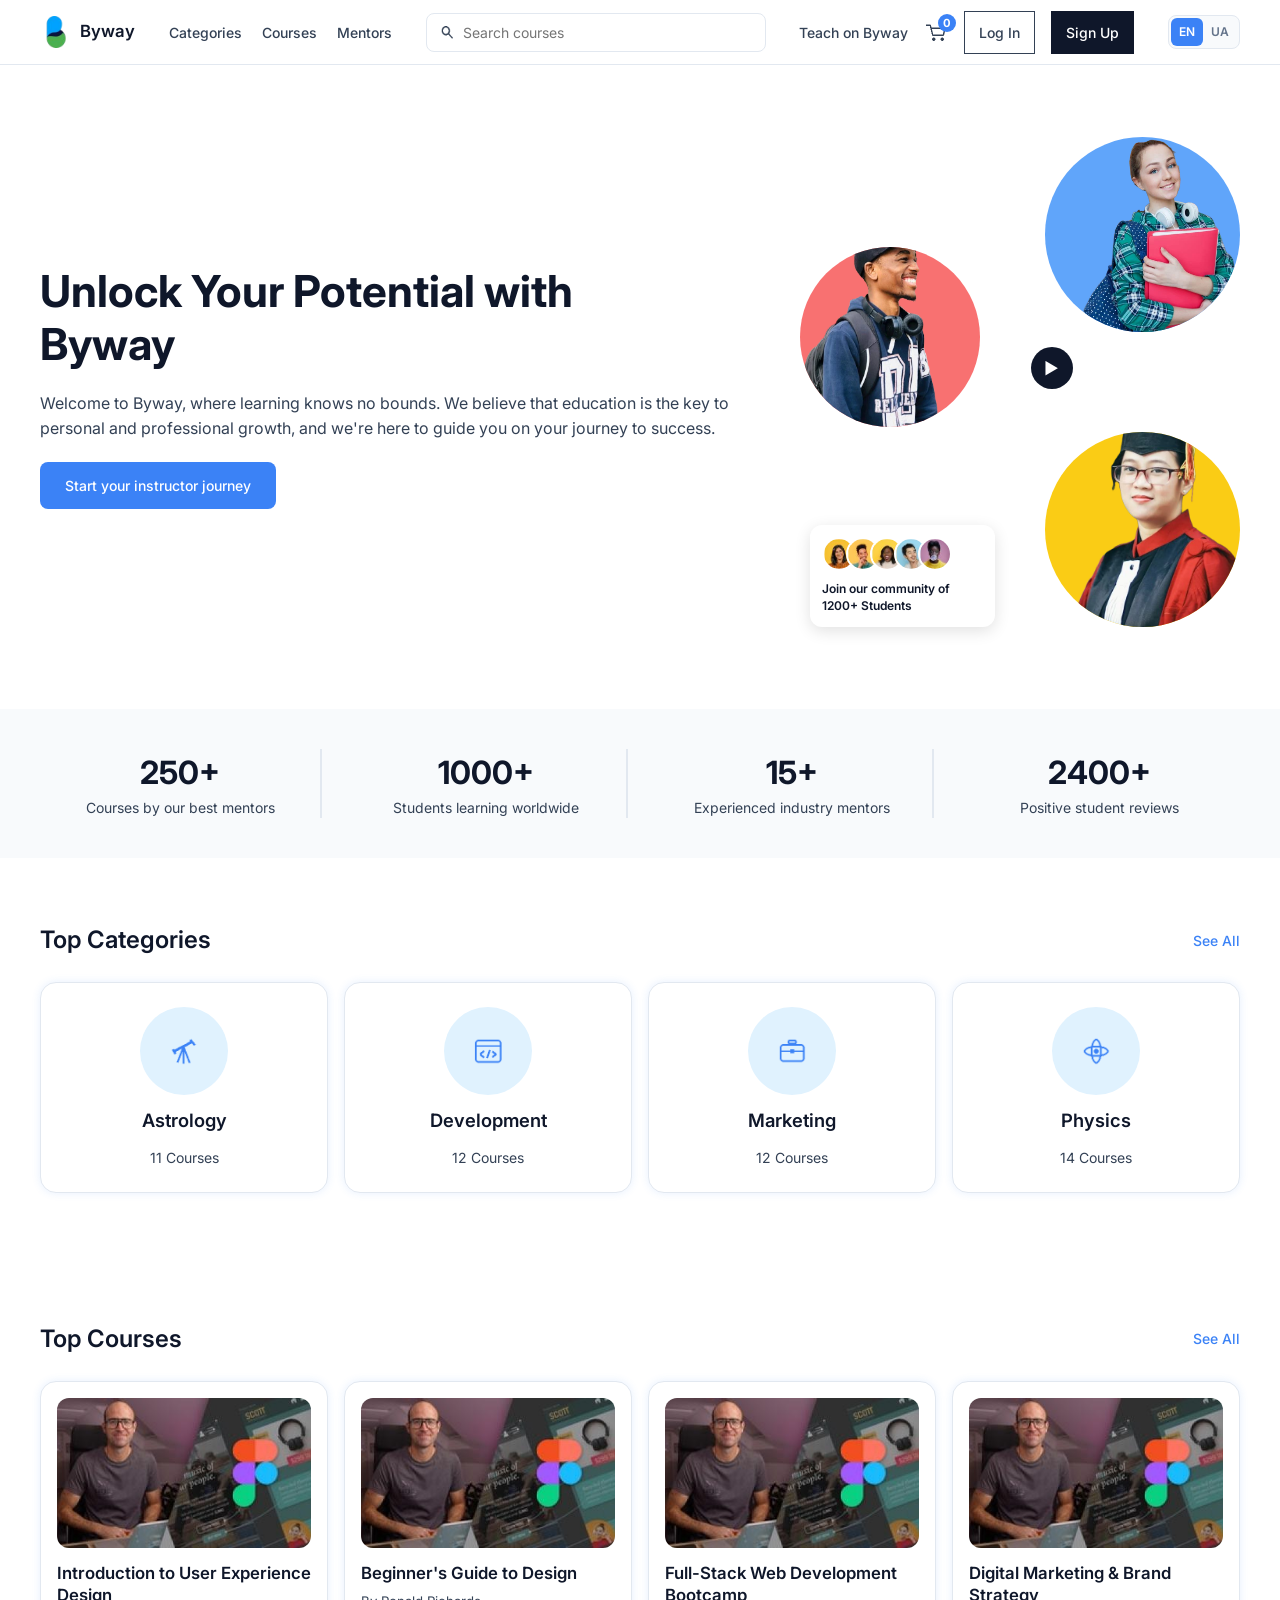
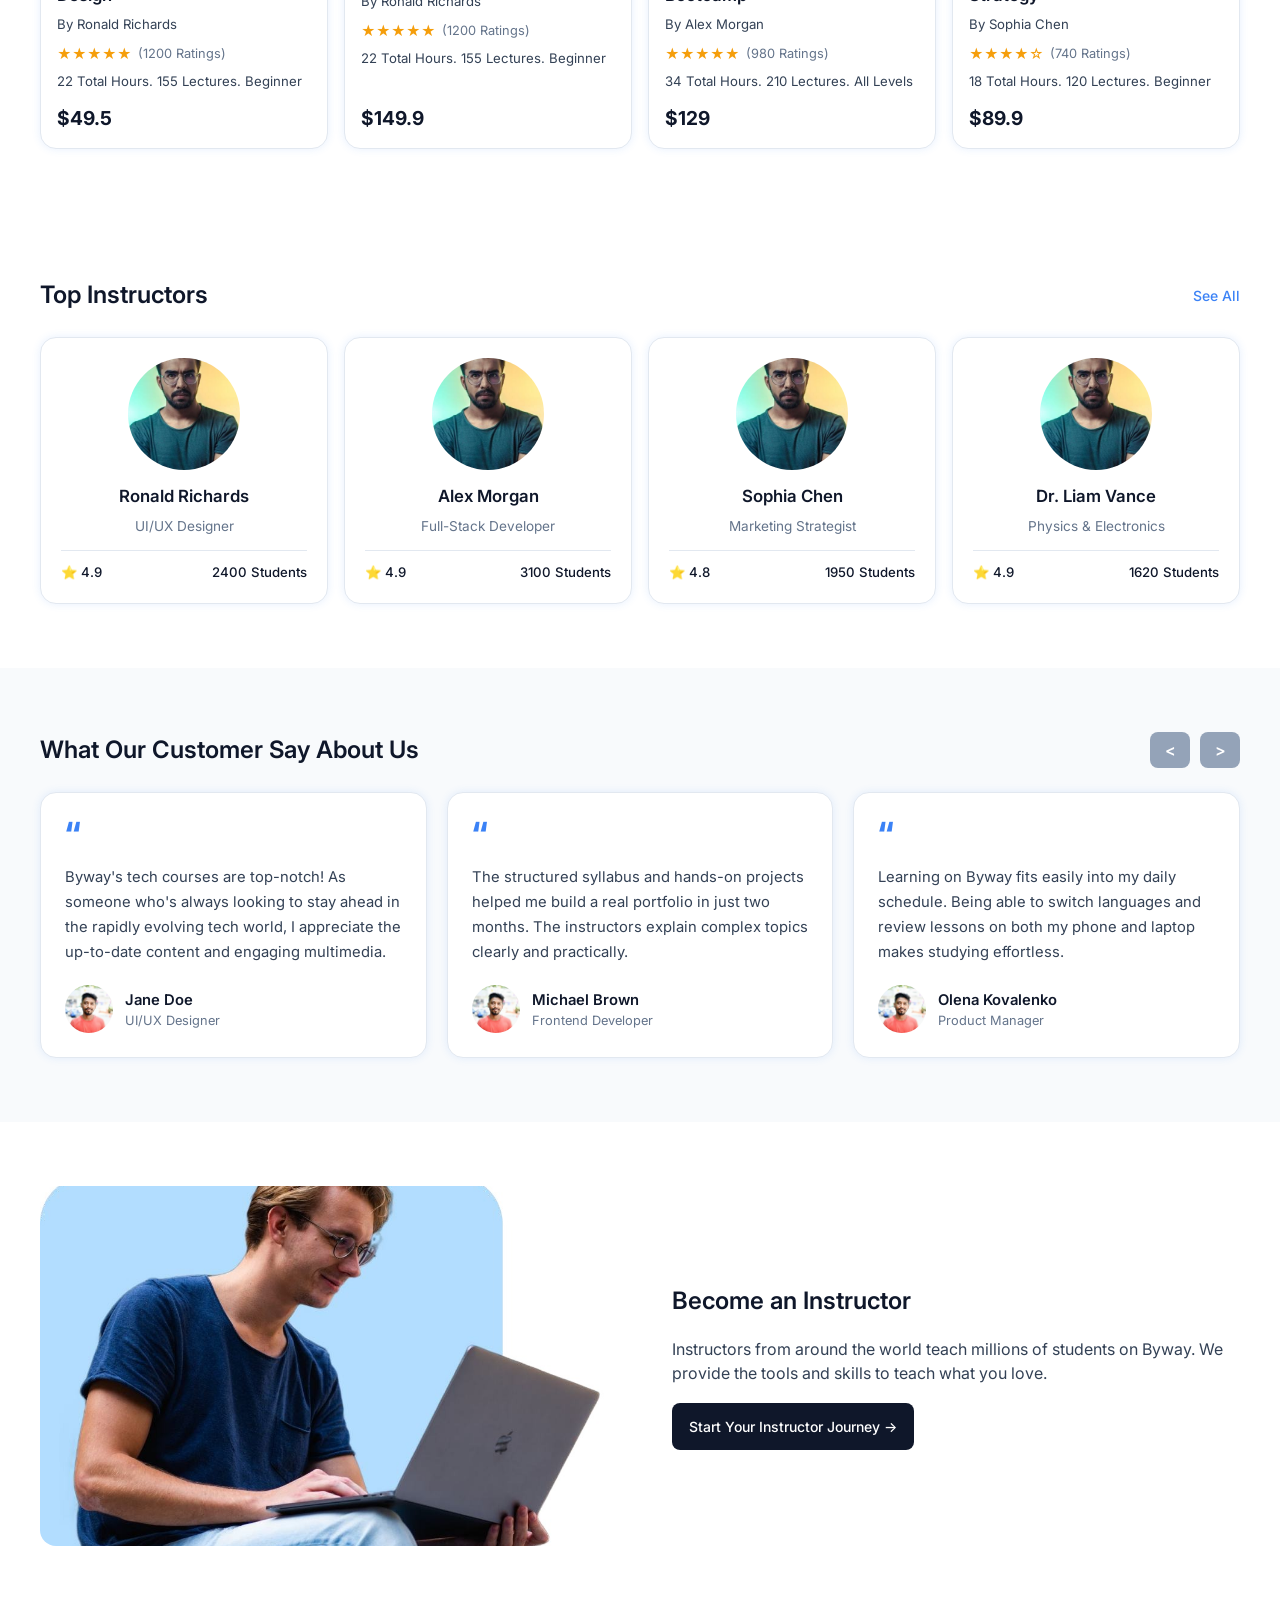
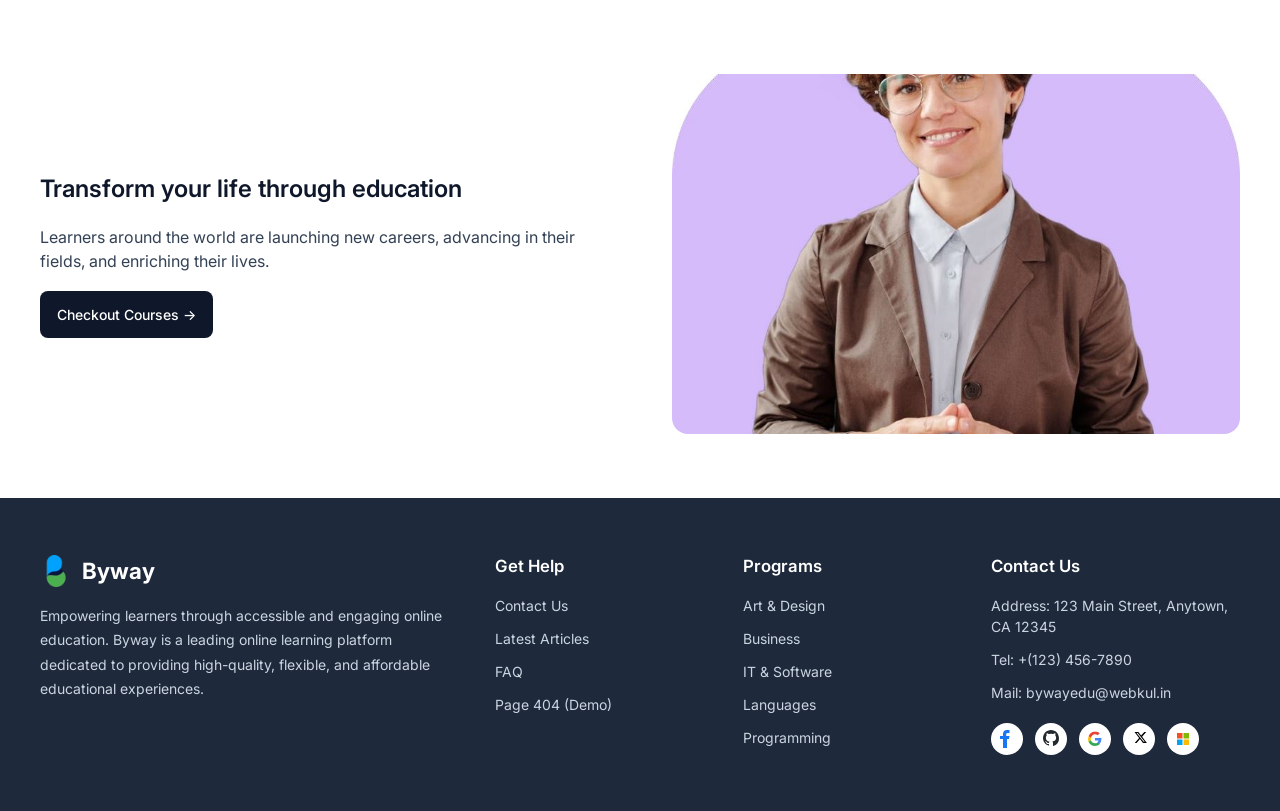
<file: index.html>
<!DOCTYPE html>
<html lang="en">
<head>
    <meta charset="UTF-8">
    <meta name="viewport" content="width=device-width, initial-scale=1.0">
    <link rel="preconnect" href="https://fonts.googleapis.com">
    <link rel="preconnect" href="https://fonts.gstatic.com" crossorigin>
    <link href="https://fonts.googleapis.com/css2?family=Inter:wght@400;500;600;700;800&display=swap" rel="stylesheet">
    <link rel="stylesheet" href="css/style.css">
    <link rel="icon" href="img/logo.png" type="image/x-icon">
    <title>Byway — Learning Management System</title>
</head>
<body>

    <header class="header">
        <div class="container">
            <div class="header__wrapper">

                <a href="index.html" class="logo">
                    <!-- [ВСТАВТЕ ФОТО]: замініть назву файлу в src на назву вашого логотипу -->
                    <img src="img/logo.png" alt="Byway Logo">
                    <span class="logo__text">Byway</span>
                </a>

                <nav class="nav" aria-label="Main Navigation">
                    <ul class="nav__list">
                        <li>
                            <a href="category.html" class="nav__link" data-i18n="nav_categories">Categories</a>
                        </li>
                        <li>
                            <a href="course.html" class="nav__link" data-i18n="nav_courses">Courses</a>
                        </li>
                        <li>
                            <a href="mentor.html" class="nav__link" data-i18n="nav_mentors">Mentors</a>
                        </li>
                    </ul>
                </nav>

                <form class="search-form" role="search">
                    <button class="search-form__button" type="submit" aria-label="Search">
                        <!-- [ВСТАВТЕ ФОТО]: іконка лупи пошуку -->
                        <img src="img/search.png" alt="Search">
                    </button>
                    <input
                        class="search-form__input"
                        type="search"
                        placeholder="Search courses"
                        data-i18n-placeholder="search_placeholder"
                    >
                </form>

                <div class="header__actions">
                    <a href="mentor.html" class="header__link" data-i18n="teach_on_byway">Teach on Byway</a>

                    <a href="course.html" class="header__cart" aria-label="Cart">
                        <!-- [ВСТАВТЕ ФОТО]: іконка кошика -->
                        <img src="img/cart.png" alt="Cart">
                        <span class="cart-badge">0</span>
                    </a>

                    <a href="#" class="btn btn--outline" data-demo-auth data-i18n="btn_login">Log In</a>
                    <a href="#" class="btn btn--dark" data-demo-auth data-i18n="btn_signup">Sign Up</a>
                </div>

                <!-- Перемикач мови EN | UA (працює на всіх пристроях і всіх сторінках) -->
                <div class="header__mobile-controls">
                    <div class="lang-switch" role="group" aria-label="Language Switcher">
                        <button type="button" class="lang-switch__btn is-active" data-lang="en">EN</button>
                        <button type="button" class="lang-switch__btn" data-lang="uk">UA</button>
                    </div>

                    <button class="header__burger" type="button" aria-label="Open menu" aria-expanded="false">
                        ☰
                    </button>
                </div>

            </div>
        </div>
    </header>

    <main>
        <!-- HERO SECTION -->
        <section class="hero">
            <div class="container">
                <div class="hero__wrapper">

                    <div class="hero__content">
                        <h1 class="hero__title" data-i18n="hero_title">
                            Unlock Your Potential with Byway
                        </h1>

                        <p class="hero__text" data-i18n="hero_text">
                            Welcome to Byway, where learning knows no bounds.
                            We believe that education is the key to personal and
                            professional growth, and we're here to guide you on
                            your journey to success.
                        </p>

                        <a href="mentor.html" class="hero__button btn btn--primary" data-i18n="hero_btn">
                            Start your instructor journey
                        </a>
                    </div>

                    <div class="hero__visual">
                        <div class="hero__circle hero__circle--blue">
                            <!-- [ВСТАВТЕ ФОТО]: фото студента 1 у синьому колі (img/student-1.png) -->
                            <img src="img/student-1.png" alt="Student 1">
                        </div>

                        <div class="hero__circle hero__circle--red">
                            <!-- [ВСТАВТЕ ФОТО]: фото студента 2 у червоному колі (img/student-2.png) -->
                            <img src="img/student-2.png" alt="Student 2">
                        </div>

                        <div class="hero__circle hero__circle--yellow">
                            <!-- [ВСТАВТЕ ФОТО]: фото студента 3 у жовтому колі (img/student-3.png) -->
                            <img src="img/student-3.png" alt="Student 3">
                        </div>

                        <button class="hero__play" type="button" aria-label="Play intro video">
                            ▶
                        </button>

                        <div class="hero__community">
                            <div class="hero__avatars">
                                <!-- [ВСТАВТЕ ФОТО]: міні-аватарки студентів спільноти -->
                                <img src="img/avatar-1.png" alt="Member 1">
                                <img src="img/avatar-2.jpg" alt="Member 2">
                                <img src="img/avatar-3.jpg" alt="Member 3">
                                <img src="img/avatar-4.jpg" alt="Member 4">
                                <img src="img/avatar-5.jpg" alt="Member 5">
                            </div>
                            <p class="hero__community-text" data-i18n="hero_community">
                                Join our community of 1200+ Students
                            </p>
                        </div>
                    </div>

                </div>
            </div>
        </section>

        <!-- STATISTICS SECTION -->
        <section class="statistics">
            <div class="container">
                <div class="statistics__grid">
                    <div class="statistics__item">
                        <span class="statistics__number">250+</span>
                        <span class="statistics__label" data-i18n="stat_label_1">Courses by our best mentors</span>
                    </div>
                    <div class="statistics__item">
                        <span class="statistics__number">1000+</span>
                        <span class="statistics__label" data-i18n="stat_label_2">Students learning worldwide</span>
                    </div>
                    <div class="statistics__item">
                        <span class="statistics__number">15+</span>
                        <span class="statistics__label" data-i18n="stat_label_3">Experienced industry mentors</span>
                    </div>
                    <div class="statistics__item">
                        <span class="statistics__number">2400+</span>
                        <span class="statistics__label" data-i18n="stat_label_4">Positive student reviews</span>
                    </div>
                </div>
            </div>
        </section>

        <!-- TOP CATEGORIES (Динамічно формується через JS DOM із CATEGORIES_DATA) -->
        <section class="categories">
            <div class="container">
                <div class="section-header">
                    <h2 class="section-title" data-i18n="sec_top_categories">Top Categories</h2>
                    <a href="category.html" class="section-link" data-i18n="see_all">See All</a>
                </div>
                <div class="categories__grid" id="categories-grid"></div>
            </div>
        </section>

        <!-- TOP COURSES (Динамічно формується через JS DOM із COURSES_DATA) -->
        <section class="courses">
            <div class="container">
                <div class="section-header">
                    <h2 class="section-title" data-i18n="sec_top_courses">Top Courses</h2>
                    <a href="category.html" class="section-link" data-i18n="see_all">See All</a>
                </div>
                <div class="courses__grid" id="courses-grid"></div>
            </div>
        </section>

        <!-- TOP INSTRUCTORS (Динамічно формується через JS DOM із INSTRUCTORS_DATA) -->
        <section class="instructors">
            <div class="container">
                <div class="section-header">
                    <h2 class="section-title" data-i18n="sec_top_instructors">Top Instructors</h2>
                    <a href="mentor.html" class="section-link" data-i18n="see_all">See All</a>
                </div>
                <div class="instructors__grid" id="instructors-grid"></div>
            </div>
        </section>

        <!-- TESTIMONIALS (Динамічна карусель відгуків через JS DOM) -->
        <section class="testimonials">
            <div class="container">
                <div class="section-header">
                    <h2 class="section-title" data-i18n="sec_testimonials">What Our Customer Say About Us</h2>
                    <div class="carousel-controls">
                        <button type="button" class="carousel-btn" data-testimonials-prev aria-label="Previous testimonials">&lt;</button>
                        <button type="button" class="carousel-btn" data-testimonials-next aria-label="Next testimonials">&gt;</button>
                    </div>
                </div>
                <div class="testimonials__grid" id="testimonials-grid"></div>
            </div>
        </section>

        <!-- CTA: BECOME AN INSTRUCTOR -->
        <section class="cta-instructor">
            <div class="container">
                <div class="cta-instructor__wrapper">
                    <div class="cta-instructor__image">
                        <!-- [ВСТАВТЕ ФОТО]: фото банера для викладачів (img/instructor-banner.jpg) -->
                        <img src="img/instructor-banner.jpg" alt="Become an Instructor">
                    </div>
                    <div class="cta-instructor__content">
                        <h2 class="section-title" data-i18n="cta_inst_title">Become an Instructor</h2>
                        <p data-i18n="cta_inst_text">
                            Instructors from around the world teach millions of students on Byway. We provide the tools and skills to teach what you love.
                        </p>
                        <a href="mentor.html" class="btn btn--dark" data-i18n="cta_inst_btn">
                            Start Your Instructor Journey →
                        </a>
                    </div>
                </div>
            </div>
        </section>

        <!-- CTA: TRANSFORM YOUR LIFE -->
        <section class="cta-education">
            <div class="container">
                <div class="cta-education__wrapper">
                    <div class="cta-education__content">
                        <h2 class="section-title" data-i18n="cta_edu_title">Transform your life through education</h2>
                        <p data-i18n="cta_edu_text">
                            Learners around the world are launching new careers, advancing in their fields, and enriching their lives.
                        </p>
                        <a href="category.html" class="btn btn--dark" data-i18n="cta_edu_btn">
                            Checkout Courses →
                        </a>
                    </div>
                    <div class="cta-education__image">
                        <!-- [ВСТАВТЕ ФОТО]: фото банера освіти (img/education-banner.jpg) -->
                        <img src="img/education-banner.jpg" alt="Transform your life through education">
                    </div>
                </div>
            </div>
        </section>
    </main>

    <footer class="footer">
        <div class="container">
            <div class="footer__grid">

                <div class="footer__column">
                    <div class="footer__brand">
                        <!-- [ВСТАВТЕ ФОТО]: логотип у футері -->
                        <img src="img/logo.png" alt="Byway Logo">
                        <a href="index.html" class="footer__logo">Byway</a>
                    </div>

                    <p class="footer__text" data-i18n="footer_desc">
                        Empowering learners through accessible and engaging online education.
                        Byway is a leading online learning platform dedicated to providing high-quality, flexible, and affordable educational experiences.
                    </p>
                </div>

                <div class="footer__column">
                    <h3 class="footer__title" data-i18n="footer_help">Get Help</h3>
                    <ul class="footer__list">
                        <li><a href="mentor.html" data-i18n="footer_contact">Contact Us</a></li>
                        <li><a href="404.html" data-i18n="footer_articles">Latest Articles</a></li>
                        <li><a href="404.html" data-i18n="footer_faq">FAQ</a></li>
                        <li><a href="404.html" data-i18n="footer_404_demo">Page 404 (Demo)</a></li>
                    </ul>
                </div>

                <div class="footer__column">
                    <h3 class="footer__title" data-i18n="footer_programs">Programs</h3>
                    <ul class="footer__list">
                        <li><a href="category.html?cat=Design" data-i18n="footer_prog_design">Art &amp; Design</a></li>
                        <li><a href="category.html?cat=Marketing" data-i18n="footer_prog_business">Business</a></li>
                        <li><a href="category.html?cat=Development" data-i18n="footer_prog_it">IT &amp; Software</a></li>
                        <li><a href="category.html?cat=Astrology" data-i18n="footer_prog_lang">Languages</a></li>
                        <li><a href="category.html?cat=Development" data-i18n="footer_prog_dev">Programming</a></li>
                    </ul>
                </div>

                <div class="footer__column">
                    <h3 class="footer__title" data-i18n="footer_contact">Contact Us</h3>
                    <ul class="footer__list">
                        <li data-i18n="footer_address">Address: 123 Main Street, Anytown, CA 12345</li>
                        <li data-i18n="footer_tel">Tel: +(123) 456-7890</li>
                        <li data-i18n="footer_mail">Mail: bywayedu@webkul.in</li>
                    </ul>

                    <div class="footer__socials">
                        <a href="https://facebook.com" target="_blank" rel="noopener" aria-label="Facebook">
                            <svg width="32" height="32" viewBox="0 0 32 32" fill="none">
                                <circle cx="16" cy="16" r="16" fill="white"/>
                                <path d="M19 16h-3v9h-4v-9H9v-3h3V11c0-2.5 1.5-4 4-4 1.2 0 2.2.1 2.5.1v3h-1.8c-1.2 0-1.5.6-1.5 1.4V13h3.3l-.5 3z" fill="#1877F2"/>
                            </svg>
                        </a>
                        <a href="https://github.com" target="_blank" rel="noopener" aria-label="GitHub">
                            <svg width="32" height="32" viewBox="0 0 32 32" fill="none">
                                <circle cx="16" cy="16" r="16" fill="white"/>
                                <path fill-rule="evenodd" clip-rule="evenodd" d="M16 7c-4.4 0-8 3.6-8 8 0 3.5 2.3 6.5 5.5 7.6.4.1.5-.2.5-.4V21c-2.2.5-2.7-1.1-2.7-1.1-.4-.9-.9-1.2-.9-1.2-.7-.5.1-.5.1-.5.8.1 1.2.8 1.2.8.7 1.3 1.9.9 2.3.7.1-.5.3-.9.5-1.1-1.8-.2-3.6-.9-3.6-4 0-.9.3-1.6.8-2.2-.1-.2-.4-1 .1-2.1 0 0 .7-.2 2.2.8a7.7 7.7 0 014 0c1.5-1 2.2-.8 2.2-.8.5 1.1.2 1.9.1 2.1.5.6.8 1.3.8 2.2 0 3.1-1.9 3.7-3.7 3.9.3.3.6.8.6 1.6v2.4c0 .2.1.5.5.4A8 8 0 0024 15c0-4.4-3.6-8-8-8z" fill="#24292E"/>
                            </svg>
                        </a>
                        <a href="https://google.com" target="_blank" rel="noopener" aria-label="Google">
                            <svg width="32" height="32" viewBox="0 0 32 32" fill="none">
                                <circle cx="16" cy="16" r="16" fill="white"/>
                                <path d="M22.5 16.3c0-.5 0-.9-.1-1.3H16v2.5h3.6c-.2.8-.6 1.5-1.3 2v1.6h2.1c1.2-1.1 1.9-2.8 1.9-4.8z" fill="#4285F4"/>
                                <path d="M16 23c1.9 0 3.5-.6 4.6-1.7l-2.1-1.6c-.6.4-1.4.6-2.5.6-1.9 0-3.5-1.3-4.1-3H9.7v1.7A7 7 0 0016 23z" fill="#34A853"/>
                                <path d="M11.9 17.3a4.2 4.2 0 010-2.6v-1.7H9.7a7 7 0 000 6l2.2-1.7z" fill="#FBBC05"/>
                                <path d="M16 11.3c1 0 2 .4 2.7 1l2-2A7 7 0 009.7 13l2.2 1.7c.6-1.7 2.2-3.4 4.1-3.4z" fill="#EA4335"/>
                            </svg>
                        </a>
                        <a href="https://x.com" target="_blank" rel="noopener" aria-label="X">
                            <svg width="32" height="32" viewBox="0 0 32 32" fill="none">
                                <circle cx="16" cy="16" r="16" fill="white"/>
                                <path d="M21.3 9h1.9l-4.1 4.7 4.8 6.3H20l-3-3.9-3.4 3.9h-1.9l4.4-5L11.5 9h3.9l2.7 3.6L21.3 9zm-.7 9.8h1.1L14.7 10.1h-1.2l7.1 8.7z" fill="black"/>
                            </svg>
                        </a>
                        <a href="https://microsoft.com" target="_blank" rel="noopener" aria-label="Microsoft">
                            <svg width="32" height="32" viewBox="0 0 32 32" fill="none">
                                <circle cx="16" cy="16" r="16" fill="white"/>
                                <rect x="10" y="10" width="5.5" height="5.5" fill="#F25022"/>
                                <rect x="16.5" y="10" width="5.5" height="5.5" fill="#7FBA00"/>
                                <rect x="10" y="16.5" width="5.5" height="5.5" fill="#00A4EF"/>
                                <rect x="16.5" y="16.5" width="5.5" height="5.5" fill="#FFB900"/>
                            </svg>
                        </a>
                    </div>
                </div>

            </div>
        </div>
    </footer>

    <script src="script/data.js"></script>
    <script src="script/script.js"></script>
</body>
</html>
</file>
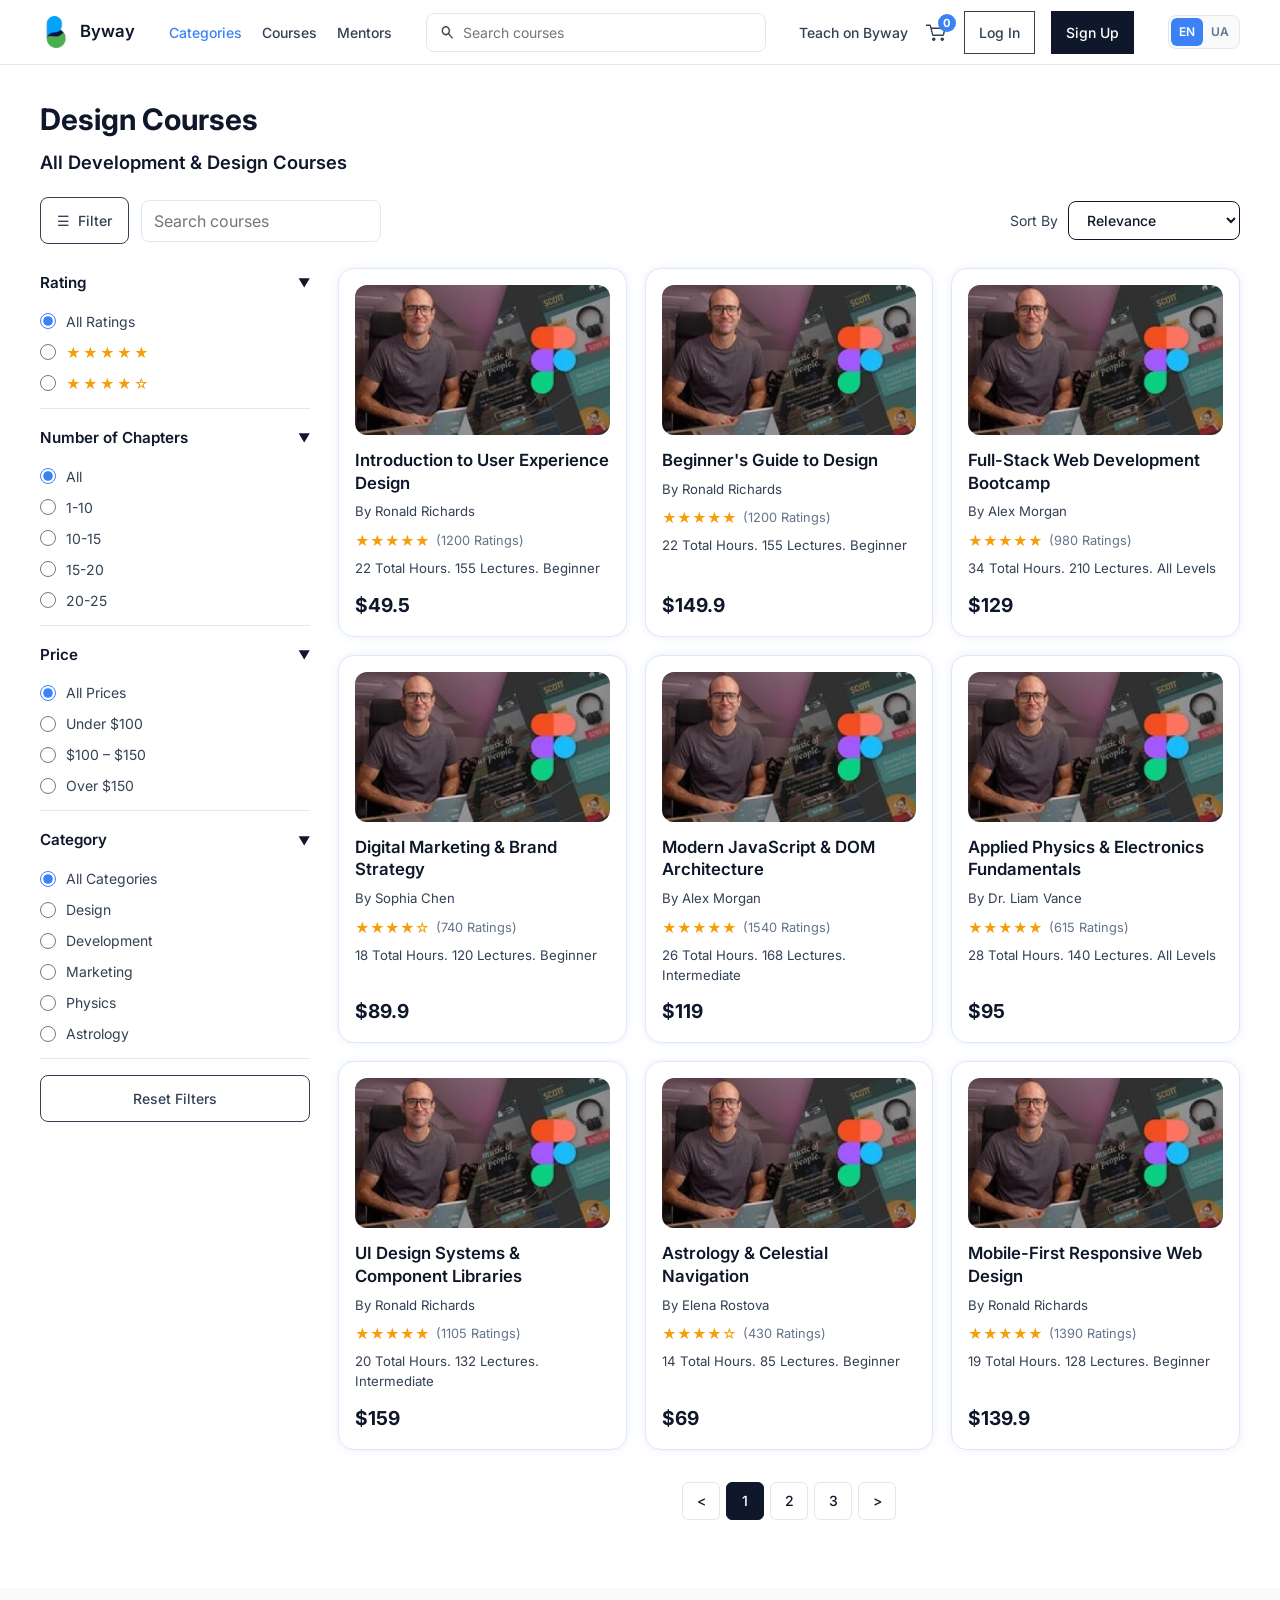
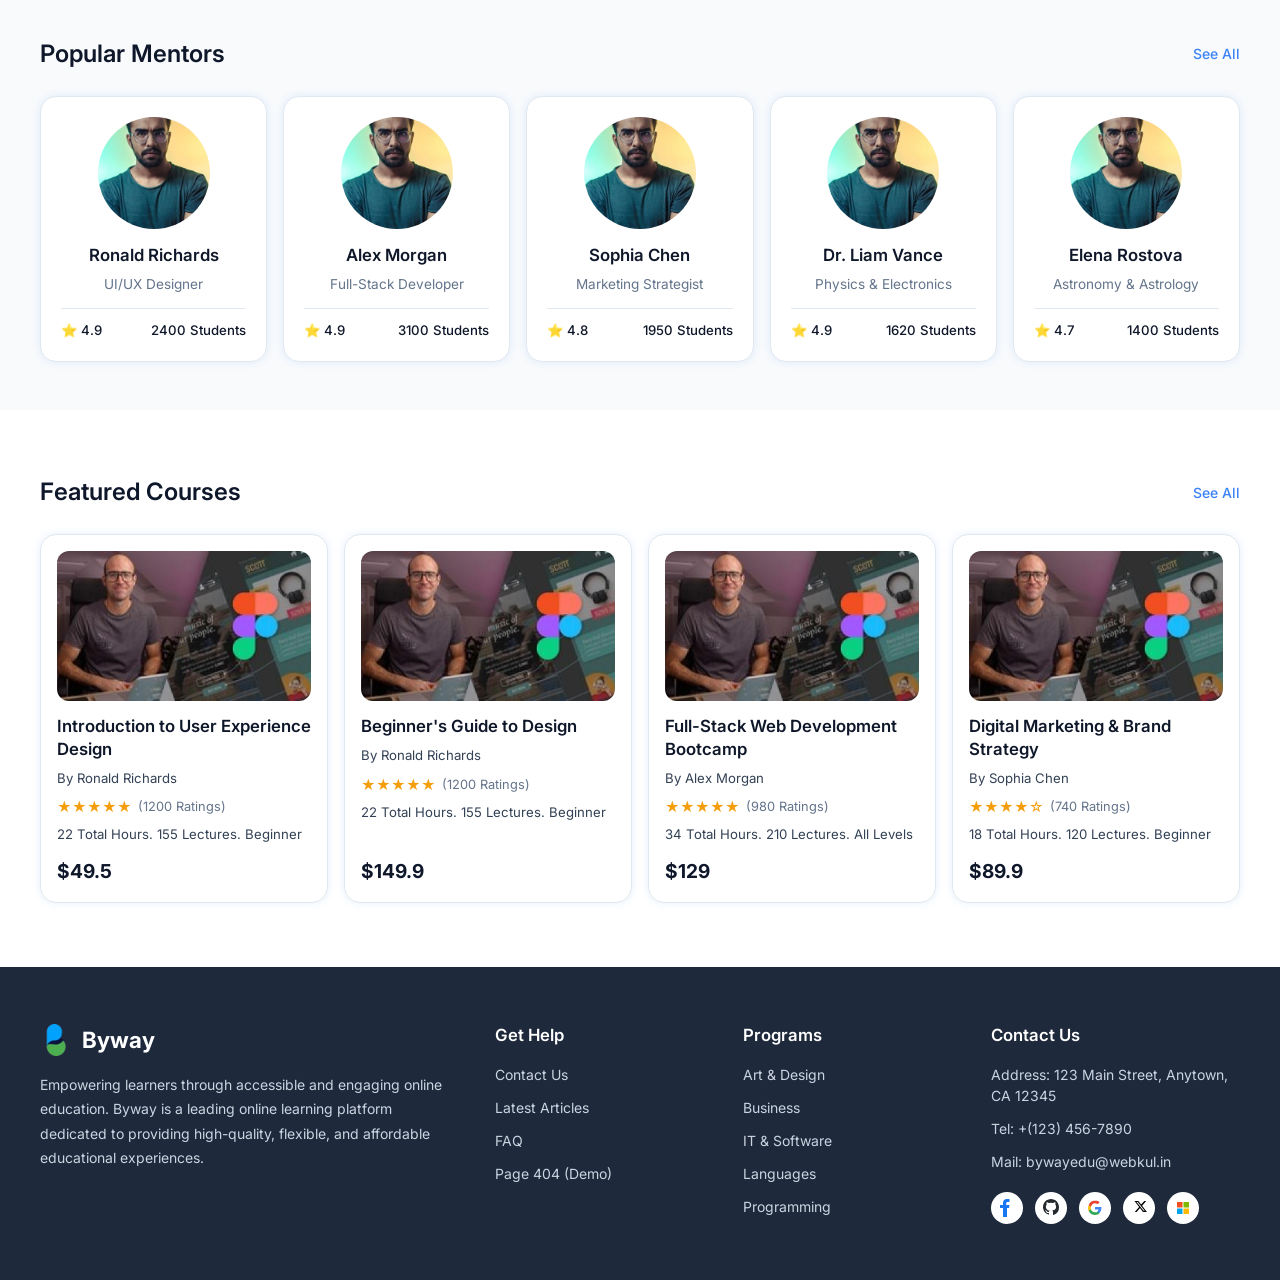
<file: category.html>
<!DOCTYPE html>
<html lang="en">
<head>
    <meta charset="UTF-8">
    <meta name="viewport" content="width=device-width, initial-scale=1.0">
    <link rel="preconnect" href="https://fonts.googleapis.com">
    <link rel="preconnect" href="https://fonts.gstatic.com" crossorigin>
    <link href="https://fonts.googleapis.com/css2?family=Inter:wght@400;500;600;700;800&display=swap" rel="stylesheet">
    <link rel="stylesheet" href="css/style.css">
    <link rel="icon" href="img/logo.png" type="image/x-icon">
    <title>Design &amp; Development Courses — Byway</title>
</head>
<body>

    <header class="header">
        <div class="container">
            <div class="header__wrapper">

                <a href="index.html" class="logo">
                    <!-- [ВСТАВТЕ ФОТО]: замініть назву файлу в src на назву вашого логотипу -->
                    <img src="img/logo.png" alt="Byway Logo">
                    <span class="logo__text">Byway</span>
                </a>

                <nav class="nav" aria-label="Main Navigation">
                    <ul class="nav__list">
                        <li>
                            <a href="category.html" class="nav__link is-active" data-i18n="nav_categories">Categories</a>
                        </li>
                        <li>
                            <a href="course.html" class="nav__link" data-i18n="nav_courses">Courses</a>
                        </li>
                        <li>
                            <a href="mentor.html" class="nav__link" data-i18n="nav_mentors">Mentors</a>
                        </li>
                    </ul>
                </nav>

                <form class="search-form" role="search">
                    <button class="search-form__button" type="submit" aria-label="Search">
                        <!-- [ВСТАВТЕ ФОТО]: іконка лупи пошуку -->
                        <img src="img/search.png" alt="Search">
                    </button>
                    <input
                        class="search-form__input"
                        type="search"
                        placeholder="Search courses"
                        data-i18n-placeholder="search_placeholder"
                    >
                </form>

                <div class="header__actions">
                    <a href="mentor.html" class="header__link" data-i18n="teach_on_byway">Teach on Byway</a>

                    <a href="course.html" class="header__cart" aria-label="Cart">
                        <!-- [ВСТАВТЕ ФОТО]: іконка кошика -->
                        <img src="img/cart.png" alt="Cart">
                        <span class="cart-badge">0</span>
                    </a>

                    <a href="#" class="btn btn--outline" data-demo-auth data-i18n="btn_login">Log In</a>
                    <a href="#" class="btn btn--dark" data-demo-auth data-i18n="btn_signup">Sign Up</a>
                </div>

                <!-- Перемикач мови EN | UA (працює на всіх пристроях і всіх сторінках) -->
                <div class="header__mobile-controls">
                    <div class="lang-switch" role="group" aria-label="Language Switcher">
                        <button type="button" class="lang-switch__btn is-active" data-lang="en">EN</button>
                        <button type="button" class="lang-switch__btn" data-lang="uk">UA</button>
                    </div>

                    <button class="header__burger" type="button" aria-label="Open menu" aria-expanded="false">
                        ☰
                    </button>
                </div>

            </div>
        </div>
    </header>

    <main>
        <section class="catalog-header">
            <div class="container">
                <h1 class="catalog-header__title" data-i18n="cat_page_title">Design Courses</h1>
                <p class="catalog-header__subtitle" data-i18n="cat_page_subtitle">All Development &amp; Design Courses</p>

                <!-- Панель керування: Кнопка фільтра + Сортування -->
                <div class="catalog-toolbar">
                    <div class="inliner" style="gap: 12px; flex-wrap: wrap;">
                        <button type="button" class="btn btn--outline" id="toggle-filter-btn">
                            ☰ <span data-i18n="btn_filter">Filter</span>
                        </button>
                        <input
                            type="search"
                            id="catalog-search-input"
                            class="search-form"
                            style="display: inline-flex; max-width: 240px;"
                            data-i18n-placeholder="search_placeholder"
                            placeholder="Search courses"
                        >
                    </div>

                    <div class="catalog-sort">
                        <label for="catalog-sort-select" data-i18n="sort_by">Sort By</label>
                        <select id="catalog-sort-select" class="catalog-sort__select">
                            <option value="relevance" data-i18n="sort_relevance">Relevance</option>
                            <option value="price-low" data-i18n="sort_price_low">Price: Low to High</option>
                            <option value="price-high" data-i18n="sort_price_high">Price: High to Low</option>
                            <option value="rating" data-i18n="sort_rating">Highest Rated</option>
                        </select>
                    </div>
                </div>

                <!-- Двоколонковий макет: Фільтри (ліворуч) + Сітка курсів (праворуч) -->
                <div class="catalog-layout">
                    <aside class="catalog-sidebar" id="catalog-sidebar" aria-label="Course Filters">

                        <!-- Фільтр за рейтингом (Accordion) -->
                        <div class="filter-group">
                            <button type="button" class="filter-group__header">
                                <span data-i18n="filter_rating">Rating</span>
                                <span class="filter-group__arrow">▼</span>
                            </button>
                            <div class="filter-group__body">
                                <label class="filter-option">
                                    <input type="radio" name="filter-rating" value="0" checked>
                                    <span>All Ratings</span>
                                </label>
                                <label class="filter-option">
                                    <input type="radio" name="filter-rating" value="5">
                                    <span class="filter-stars">★★★★★</span>
                                </label>
                                <label class="filter-option">
                                    <input type="radio" name="filter-rating" value="4">
                                    <span class="filter-stars">★★★★☆</span>
                                </label>
                            </div>
                        </div>

                        <!-- Фільтр за кількістю розділів (Accordion) -->
                        <div class="filter-group">
                            <button type="button" class="filter-group__header">
                                <span data-i18n="filter_chapters">Number of Chapters</span>
                                <span class="filter-group__arrow">▼</span>
                            </button>
                            <div class="filter-group__body">
                                <label class="filter-option">
                                    <input type="radio" name="filter-chapters" value="all" checked>
                                    <span>All</span>
                                </label>
                                <label class="filter-option">
                                    <input type="radio" name="filter-chapters" value="1-10">
                                    <span>1-10</span>
                                </label>
                                <label class="filter-option">
                                    <input type="radio" name="filter-chapters" value="10-15">
                                    <span>10-15</span>
                                </label>
                                <label class="filter-option">
                                    <input type="radio" name="filter-chapters" value="15-20">
                                    <span>15-20</span>
                                </label>
                                <label class="filter-option">
                                    <input type="radio" name="filter-chapters" value="20-25">
                                    <span>20-25</span>
                                </label>
                            </div>
                        </div>

                        <!-- Фільтр за ціною (Accordion) -->
                        <div class="filter-group">
                            <button type="button" class="filter-group__header">
                                <span data-i18n="filter_price">Price</span>
                                <span class="filter-group__arrow">▼</span>
                            </button>
                            <div class="filter-group__body">
                                <label class="filter-option">
                                    <input type="radio" name="filter-price" value="all" checked>
                                    <span data-i18n="price_all">All Prices</span>
                                </label>
                                <label class="filter-option">
                                    <input type="radio" name="filter-price" value="under100">
                                    <span data-i18n="price_under_100">Under $100</span>
                                </label>
                                <label class="filter-option">
                                    <input type="radio" name="filter-price" value="100-150">
                                    <span data-i18n="price_100_150">$100 – $150</span>
                                </label>
                                <label class="filter-option">
                                    <input type="radio" name="filter-price" value="over150">
                                    <span data-i18n="price_over_150">Over $150</span>
                                </label>
                            </div>
                        </div>

                        <!-- Фільтр за категорією (Accordion) -->
                        <div class="filter-group">
                            <button type="button" class="filter-group__header">
                                <span data-i18n="filter_category">Category</span>
                                <span class="filter-group__arrow">▼</span>
                            </button>
                            <div class="filter-group__body">
                                <label class="filter-option">
                                    <input type="radio" name="filter-category" value="all" checked>
                                    <span data-i18n="cat_all">All Categories</span>
                                </label>
                                <label class="filter-option">
                                    <input type="radio" name="filter-category" value="Design">
                                    <span data-i18n="cat_design">Design</span>
                                </label>
                                <label class="filter-option">
                                    <input type="radio" name="filter-category" value="Development">
                                    <span data-i18n="cat_dev">Development</span>
                                </label>
                                <label class="filter-option">
                                    <input type="radio" name="filter-category" value="Marketing">
                                    <span data-i18n="cat_marketing">Marketing</span>
                                </label>
                                <label class="filter-option">
                                    <input type="radio" name="filter-category" value="Physics">
                                    <span data-i18n="cat_physics">Physics</span>
                                </label>
                                <label class="filter-option">
                                    <input type="radio" name="filter-category" value="Astrology">
                                    <span data-i18n="cat_astrology">Astrology</span>
                                </label>
                            </div>
                        </div>

                        <div style="margin-top: 16px;">
                            <button type="button" class="btn btn--outline btn--full" id="reset-filters-btn" data-i18n="btn_reset_filters">
                                Reset Filters
                            </button>
                        </div>
                    </aside>

                    <div class="catalog-main">
                        <!-- Динамічна сітка курсів -->
                        <div class="catalog-grid" id="catalog-courses-grid"></div>

                        <!-- Пагінація як у макеті -->
                        <nav class="pagination" aria-label="Pagination">
                            <button type="button" class="pagination__btn" aria-label="Previous">&lt;</button>
                            <button type="button" class="pagination__btn is-active">1</button>
                            <button type="button" class="pagination__btn">2</button>
                            <button type="button" class="pagination__btn">3</button>
                            <button type="button" class="pagination__btn" aria-label="Next">&gt;</button>
                        </nav>
                    </div>
                </div>
            </div>
        </section>

        <!-- POPULAR MENTORS -->
        <section class="alt-section">
            <div class="container">
                <div class="section-header">
                    <h2 class="section-title" data-i18n="sec_popular_mentors">Popular Mentors</h2>
                    <a href="mentor.html" class="section-link" data-i18n="see_all">See All</a>
                </div>
                <div class="instructors__grid instructors__grid--five" id="popular-mentors-grid"></div>
            </div>
        </section>

        <!-- FEATURED COURSES -->
        <section class="courses">
            <div class="container">
                <div class="section-header">
                    <h2 class="section-title" data-i18n="sec_featured_courses">Featured Courses</h2>
                    <a href="course.html" class="section-link" data-i18n="see_all">See All</a>
                </div>
                <div class="courses__grid" id="featured-courses-grid"></div>
            </div>
        </section>
    </main>

    <footer class="footer">
        <div class="container">
            <div class="footer__grid">

                <div class="footer__column">
                    <div class="footer__brand">
                        <!-- [ВСТАВТЕ ФОТО]: логотип у футері -->
                        <img src="img/logo.png" alt="Byway Logo">
                        <a href="index.html" class="footer__logo">Byway</a>
                    </div>

                    <p class="footer__text" data-i18n="footer_desc">
                        Empowering learners through accessible and engaging online education.
                        Byway is a leading online learning platform dedicated to providing high-quality, flexible, and affordable educational experiences.
                    </p>
                </div>

                <div class="footer__column">
                    <h3 class="footer__title" data-i18n="footer_help">Get Help</h3>
                    <ul class="footer__list">
                        <li><a href="mentor.html" data-i18n="footer_contact">Contact Us</a></li>
                        <li><a href="404.html" data-i18n="footer_articles">Latest Articles</a></li>
                        <li><a href="404.html" data-i18n="footer_faq">FAQ</a></li>
                        <li><a href="404.html" data-i18n="footer_404_demo">Page 404 (Demo)</a></li>
                    </ul>
                </div>

                <div class="footer__column">
                    <h3 class="footer__title" data-i18n="footer_programs">Programs</h3>
                    <ul class="footer__list">
                        <li><a href="category.html?cat=Design" data-i18n="footer_prog_design">Art &amp; Design</a></li>
                        <li><a href="category.html?cat=Marketing" data-i18n="footer_prog_business">Business</a></li>
                        <li><a href="category.html?cat=Development" data-i18n="footer_prog_it">IT &amp; Software</a></li>
                        <li><a href="category.html?cat=Astrology" data-i18n="footer_prog_lang">Languages</a></li>
                        <li><a href="category.html?cat=Development" data-i18n="footer_prog_dev">Programming</a></li>
                    </ul>
                </div>

                <div class="footer__column">
                    <h3 class="footer__title" data-i18n="footer_contact">Contact Us</h3>
                    <ul class="footer__list">
                        <li data-i18n="footer_address">Address: 123 Main Street, Anytown, CA 12345</li>
                        <li data-i18n="footer_tel">Tel: +(123) 456-7890</li>
                        <li data-i18n="footer_mail">Mail: bywayedu@webkul.in</li>
                    </ul>

                    <div class="footer__socials">
                        <a href="https://facebook.com" target="_blank" rel="noopener" aria-label="Facebook">
                            <svg width="32" height="32" viewBox="0 0 32 32" fill="none">
                                <circle cx="16" cy="16" r="16" fill="white"/>
                                <path d="M19 16h-3v9h-4v-9H9v-3h3V11c0-2.5 1.5-4 4-4 1.2 0 2.2.1 2.5.1v3h-1.8c-1.2 0-1.5.6-1.5 1.4V13h3.3l-.5 3z" fill="#1877F2"/>
                            </svg>
                        </a>
                        <a href="https://github.com" target="_blank" rel="noopener" aria-label="GitHub">
                            <svg width="32" height="32" viewBox="0 0 32 32" fill="none">
                                <circle cx="16" cy="16" r="16" fill="white"/>
                                <path fill-rule="evenodd" clip-rule="evenodd" d="M16 7c-4.4 0-8 3.6-8 8 0 3.5 2.3 6.5 5.5 7.6.4.1.5-.2.5-.4V21c-2.2.5-2.7-1.1-2.7-1.1-.4-.9-.9-1.2-.9-1.2-.7-.5.1-.5.1-.5.8.1 1.2.8 1.2.8.7 1.3 1.9.9 2.3.7.1-.5.3-.9.5-1.1-1.8-.2-3.6-.9-3.6-4 0-.9.3-1.6.8-2.2-.1-.2-.4-1 .1-2.1 0 0 .7-.2 2.2.8a7.7 7.7 0 014 0c1.5-1 2.2-.8 2.2-.8.5 1.1.2 1.9.1 2.1.5.6.8 1.3.8 2.2 0 3.1-1.9 3.7-3.7 3.9.3.3.6.8.6 1.6v2.4c0 .2.1.5.5.4A8 8 0 0024 15c0-4.4-3.6-8-8-8z" fill="#24292E"/>
                            </svg>
                        </a>
                        <a href="https://google.com" target="_blank" rel="noopener" aria-label="Google">
                            <svg width="32" height="32" viewBox="0 0 32 32" fill="none">
                                <circle cx="16" cy="16" r="16" fill="white"/>
                                <path d="M22.5 16.3c0-.5 0-.9-.1-1.3H16v2.5h3.6c-.2.8-.6 1.5-1.3 2v1.6h2.1c1.2-1.1 1.9-2.8 1.9-4.8z" fill="#4285F4"/>
                                <path d="M16 23c1.9 0 3.5-.6 4.6-1.7l-2.1-1.6c-.6.4-1.4.6-2.5.6-1.9 0-3.5-1.3-4.1-3H9.7v1.7A7 7 0 0016 23z" fill="#34A853"/>
                                <path d="M11.9 17.3a4.2 4.2 0 010-2.6v-1.7H9.7a7 7 0 000 6l2.2-1.7z" fill="#FBBC05"/>
                                <path d="M16 11.3c1 0 2 .4 2.7 1l2-2A7 7 0 009.7 13l2.2 1.7c.6-1.7 2.2-3.4 4.1-3.4z" fill="#EA4335"/>
                            </svg>
                        </a>
                        <a href="https://x.com" target="_blank" rel="noopener" aria-label="X">
                            <svg width="32" height="32" viewBox="0 0 32 32" fill="none">
                                <circle cx="16" cy="16" r="16" fill="white"/>
                                <path d="M21.3 9h1.9l-4.1 4.7 4.8 6.3H20l-3-3.9-3.4 3.9h-1.9l4.4-5L11.5 9h3.9l2.7 3.6L21.3 9zm-.7 9.8h1.1L14.7 10.1h-1.2l7.1 8.7z" fill="black"/>
                            </svg>
                        </a>
                        <a href="https://microsoft.com" target="_blank" rel="noopener" aria-label="Microsoft">
                            <svg width="32" height="32" viewBox="0 0 32 32" fill="none">
                                <circle cx="16" cy="16" r="16" fill="white"/>
                                <rect x="10" y="10" width="5.5" height="5.5" fill="#F25022"/>
                                <rect x="16.5" y="10" width="5.5" height="5.5" fill="#7FBA00"/>
                                <rect x="10" y="16.5" width="5.5" height="5.5" fill="#00A4EF"/>
                                <rect x="16.5" y="16.5" width="5.5" height="5.5" fill="#FFB900"/>
                            </svg>
                        </a>
                    </div>
                </div>

            </div>
        </div>
    </footer>

    <script src="script/data.js"></script>
    <script src="script/script.js"></script>
</body>
</html>
</file>
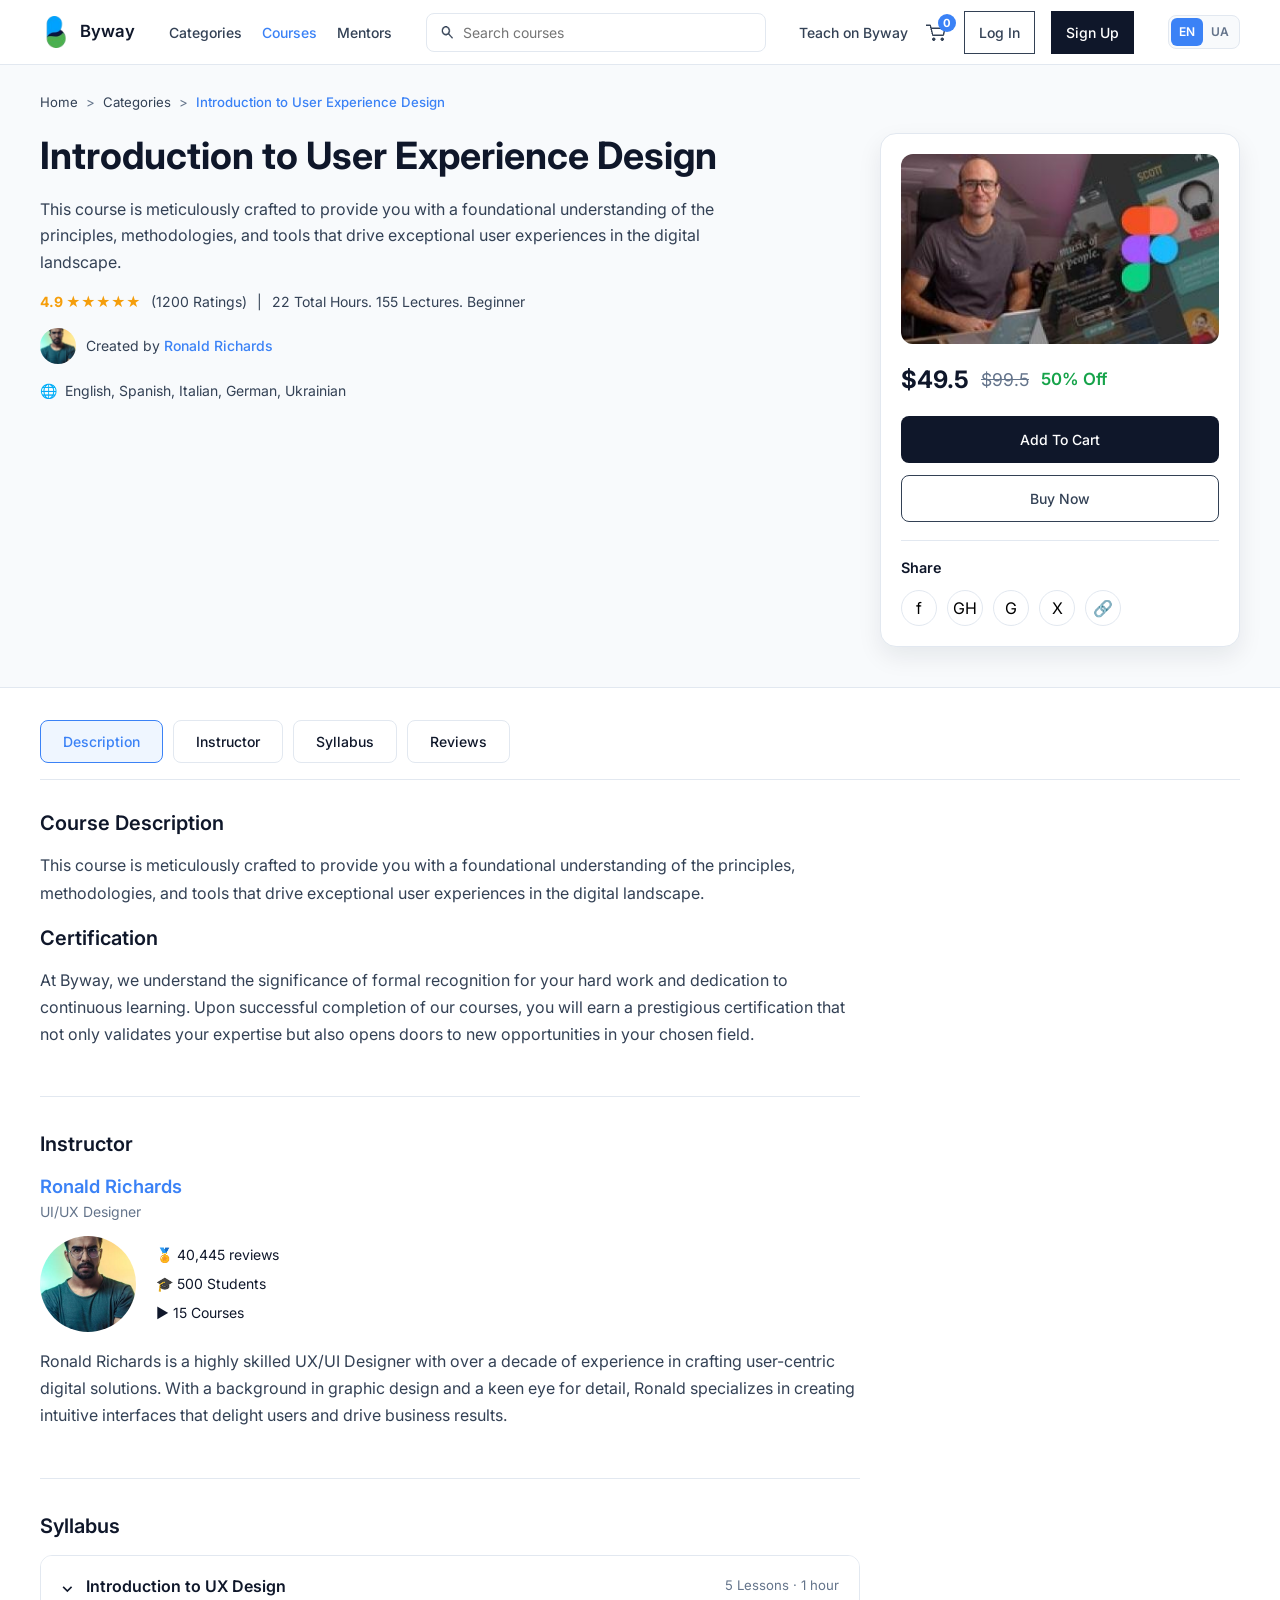
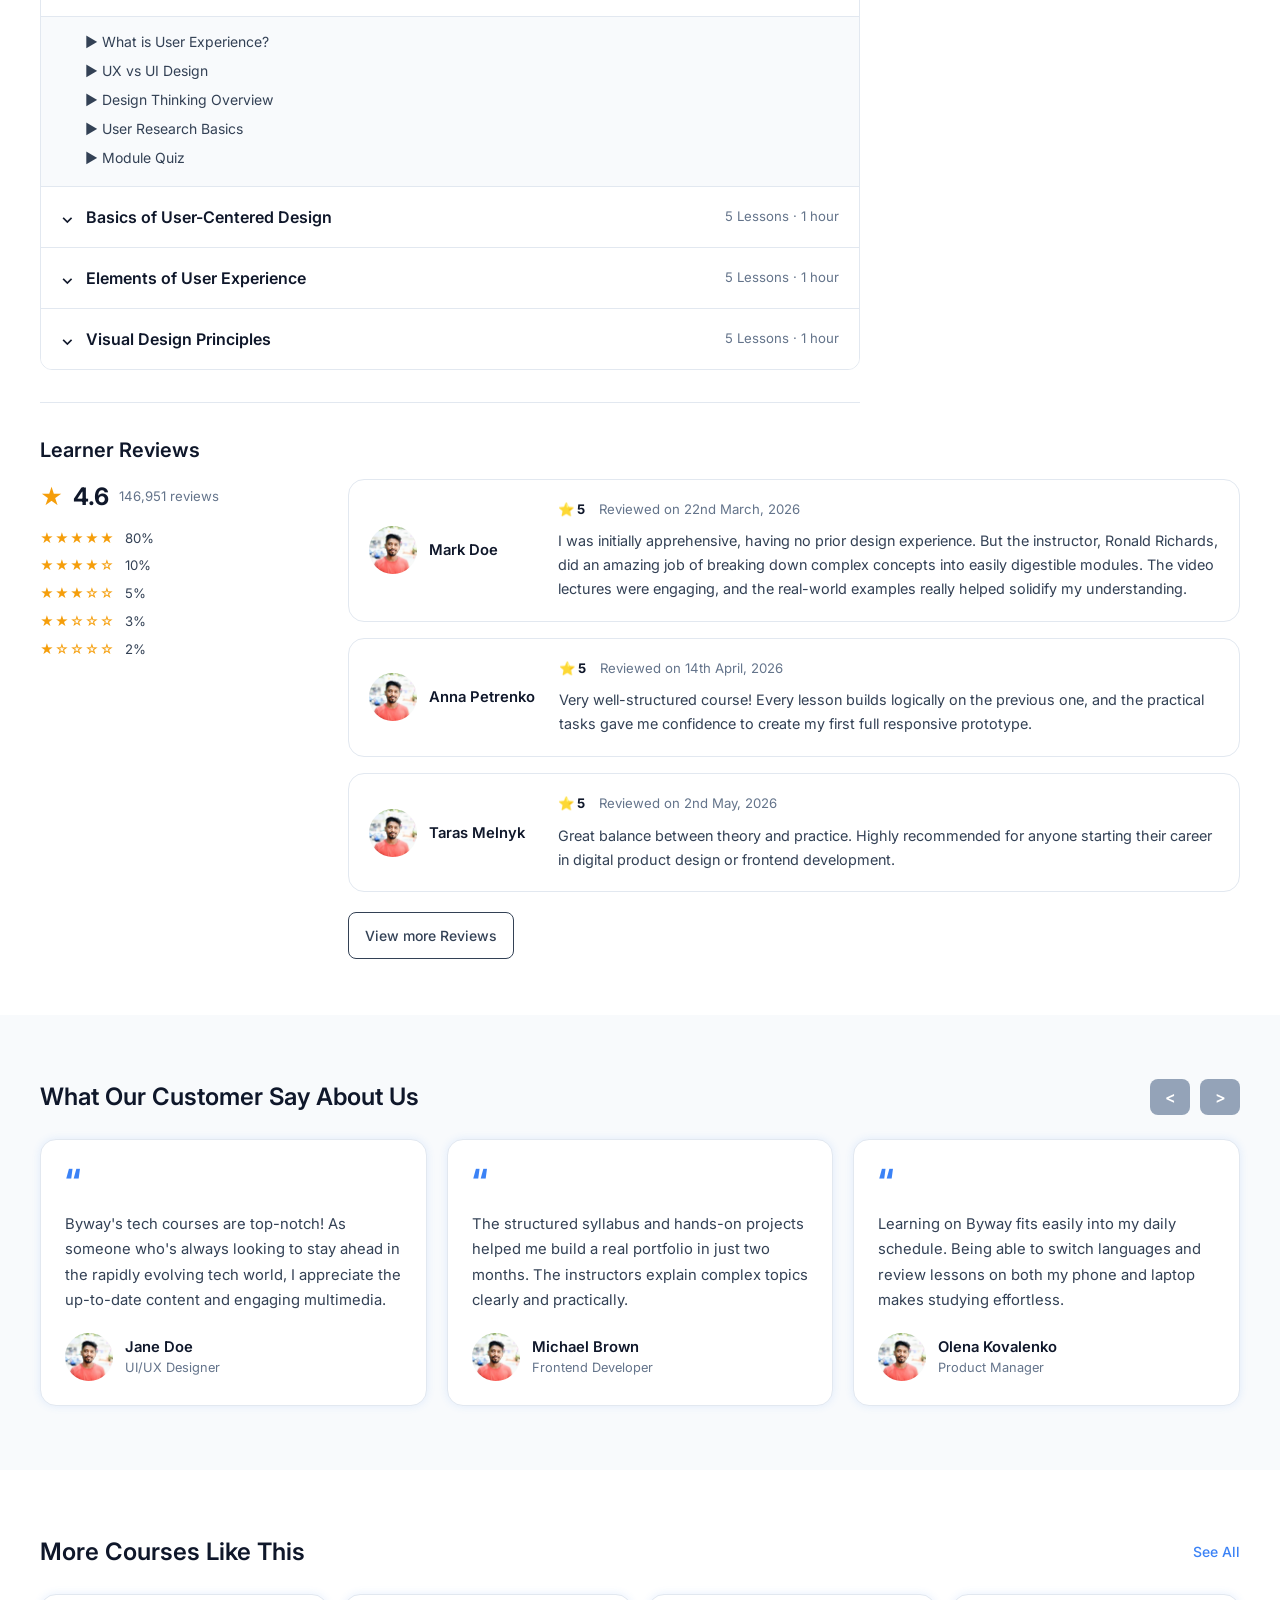
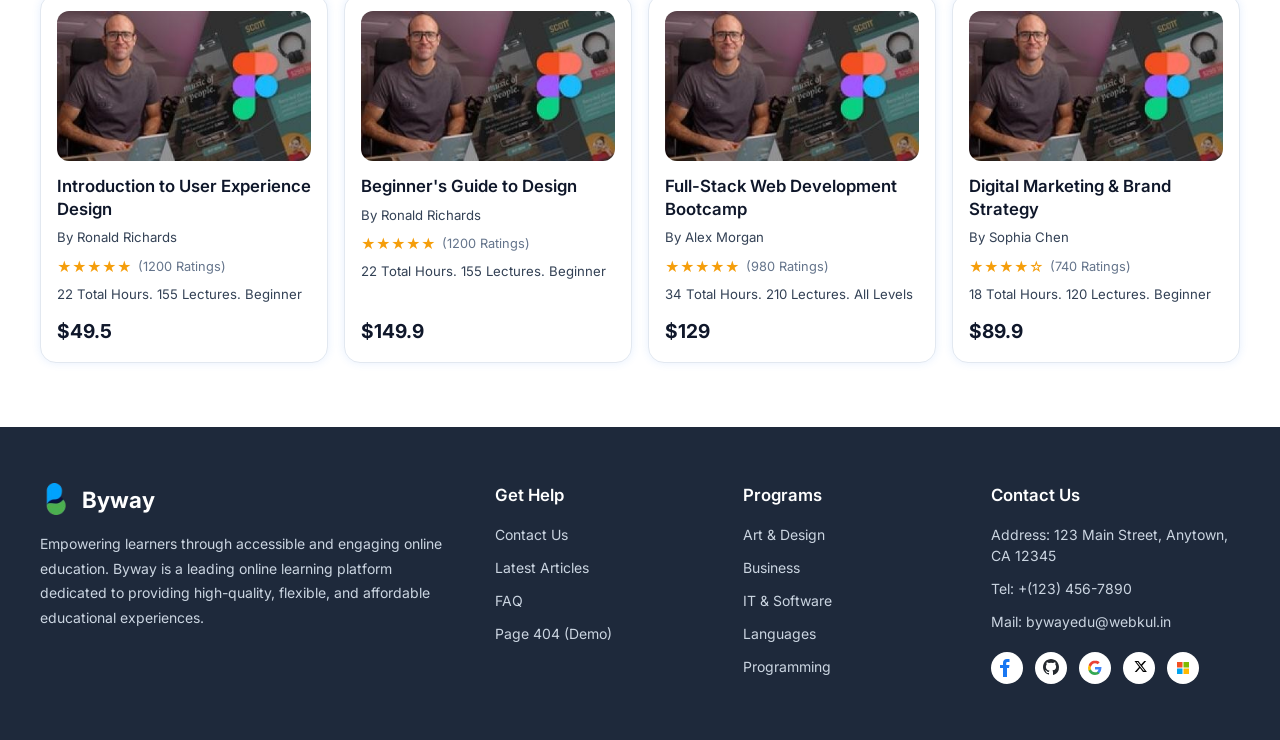
<file: course.html>
<!DOCTYPE html>
<html lang="en">
<head>
    <meta charset="UTF-8">
    <meta name="viewport" content="width=device-width, initial-scale=1.0">
    <link rel="preconnect" href="https://fonts.googleapis.com">
    <link rel="preconnect" href="https://fonts.gstatic.com" crossorigin>
    <link href="https://fonts.googleapis.com/css2?family=Inter:wght@400;500;600;700;800&display=swap" rel="stylesheet">
    <link rel="stylesheet" href="css/style.css">
    <link rel="icon" href="img/logo.png" type="image/x-icon">
    <title>Introduction to User Experience Design — Byway</title>
</head>
<body>

    <header class="header">
        <div class="container">
            <div class="header__wrapper">

                <a href="index.html" class="logo">
                    <!-- [ВСТАВТЕ ФОТО]: замініть назву файлу в src на назву вашого логотипу -->
                    <img src="img/logo.png" alt="Byway Logo">
                    <span class="logo__text">Byway</span>
                </a>

                <nav class="nav" aria-label="Main Navigation">
                    <ul class="nav__list">
                        <li>
                            <a href="category.html" class="nav__link" data-i18n="nav_categories">Categories</a>
                        </li>
                        <li>
                            <a href="course.html" class="nav__link is-active" data-i18n="nav_courses">Courses</a>
                        </li>
                        <li>
                            <a href="mentor.html" class="nav__link" data-i18n="nav_mentors">Mentors</a>
                        </li>
                    </ul>
                </nav>

                <form class="search-form" role="search">
                    <button class="search-form__button" type="submit" aria-label="Search">
                        <!-- [ВСТАВТЕ ФОТО]: іконка лупи пошуку -->
                        <img src="img/search.png" alt="Search">
                    </button>
                    <input
                        class="search-form__input"
                        type="search"
                        placeholder="Search courses"
                        data-i18n-placeholder="search_placeholder"
                    >
                </form>

                <div class="header__actions">
                    <a href="mentor.html" class="header__link" data-i18n="teach_on_byway">Teach on Byway</a>

                    <a href="course.html" class="header__cart" aria-label="Cart">
                        <!-- [ВСТАВТЕ ФОТО]: іконка кошика -->
                        <img src="img/cart.png" alt="Cart">
                        <span class="cart-badge">0</span>
                    </a>

                    <a href="#" class="btn btn--outline" data-demo-auth data-i18n="btn_login">Log In</a>
                    <a href="#" class="btn btn--dark" data-demo-auth data-i18n="btn_signup">Sign Up</a>
                </div>

                <!-- Перемикач мови EN | UA (працює на всіх пристроях і всіх сторінках) -->
                <div class="header__mobile-controls">
                    <div class="lang-switch" role="group" aria-label="Language Switcher">
                        <button type="button" class="lang-switch__btn is-active" data-lang="en">EN</button>
                        <button type="button" class="lang-switch__btn" data-lang="uk">UA</button>
                    </div>

                    <button class="header__burger" type="button" aria-label="Open menu" aria-expanded="false">
                        ☰
                    </button>
                </div>

            </div>
        </div>
    </header>

    <main>
        <!-- COURSE HERO -->
        <section class="course-hero">
            <div class="container">
                <nav class="breadcrumbs" aria-label="Breadcrumb">
                    <a href="index.html" data-i18n="breadcrumb_home">Home</a>
                    <span>&gt;</span>
                    <a href="category.html" data-i18n="breadcrumb_categories">Categories</a>
                    <span>&gt;</span>
                    <span class="breadcrumbs__current" id="breadcrumb-course-title">Introduction to User Experience Design</span>
                </nav>

                <div class="course-hero__layout">
                    <div class="course-hero__info">
                        <h1 class="course-hero__title" id="course-title">
                            Introduction to User Experience Design
                        </h1>

                        <p class="course-hero__desc" id="course-description-lead">
                            This course is meticulously crafted to provide you with a foundational understanding of the principles, methodologies, and tools that drive exceptional user experiences in the digital landscape.
                        </p>

                        <div class="course-hero__meta" id="course-meta-stats">
                            <span class="course-hero__rating-val">4.6 ★★★★★</span>
                            <span>(651,651 ratings)</span>
                            <span>|</span>
                            <span>22 Total Hours. 155 Lectures. All levels</span>
                        </div>

                        <div class="course-hero__author">
                            <!-- [ВСТАВТЕ ФОТО]: міні-аватар викладача курсу (img/instructor-1.jpg) -->
                            <img src="img/instructor-1.jpg" alt="Ronald Richards">
                            <span>
                                <span data-i18n="created_by">Created by</span>
                                <a href="mentor.html?id=1" id="course-author-link">Ronald Richards</a>
                            </span>
                        </div>

                        <div class="course-hero__langs">
                            <span>🌐</span>
                            <span data-i18n="course_langs_label">English, Spanish, Italian, German, Ukrainian</span>
                        </div>
                    </div>

                    <!-- Картка покупки курсу (як у макеті course-page.pdf) -->
                    <aside class="purchase-card">
                        <!-- [ВСТАВТЕ ФОТО]: головне фото обкладинки курсу (img/course-1.jpg) -->
                        <img src="img/course-1.jpg" alt="Course Preview" class="purchase-card__image">

                        <div class="purchase-card__prices">
                            <span class="purchase-card__price-now" id="course-price-now">$49.5</span>
                            <span class="purchase-card__price-old" id="course-price-old">$99.5</span>
                            <span class="purchase-card__discount" data-i18n="discount_off">50% Off</span>
                        </div>

                        <div class="purchase-card__actions">
                            <button type="button" class="btn btn--dark btn--full" id="course-add-cart-btn" data-i18n="btn_add_to_cart">
                                Add To Cart
                            </button>
                            <button type="button" class="btn btn--outline btn--full" id="course-buy-now-btn" data-i18n="btn_buy_now">
                                Buy Now
                            </button>
                        </div>

                        <div class="purchase-card__share">
                            <p class="purchase-card__share-title" data-i18n="share_label">Share</p>
                            <div class="share-buttons">
                                <button type="button" class="share-btn" aria-label="Share on Facebook">f</button>
                                <button type="button" class="share-btn" aria-label="Share on GitHub">GH</button>
                                <button type="button" class="share-btn" aria-label="Share on Google">G</button>
                                <button type="button" class="share-btn" aria-label="Share on X">X</button>
                                <button type="button" class="share-btn" aria-label="Copy link">🔗</button>
                            </div>
                        </div>
                    </aside>
                </div>
            </div>
        </section>

        <!-- COURSE DETAILS CONTENT -->
        <section class="course-body">
            <div class="container">

                <!-- Інтерактивні вкладки (Tabs) -->
                <div class="course-tabs" role="tablist">
                    <button type="button" class="course-tab is-active" data-target="sec-description" data-i18n="tab_description">Description</button>
                    <button type="button" class="course-tab" data-target="sec-instructor" data-i18n="tab_instructor">Instructor</button>
                    <button type="button" class="course-tab" data-target="sec-syllabus" data-i18n="tab_syllabus">Syllabus</button>
                    <button type="button" class="course-tab" data-target="sec-reviews" data-i18n="tab_reviews">Reviews</button>
                </div>

                <!-- 1. Description & Certification -->
                <div class="course-section" id="sec-description">
                    <h2 class="course-section__title" data-i18n="course_desc_heading">Course Description</h2>
                    <p class="course-section__text" id="course-full-description">
                        This interactive e-learning course will introduce you to User Experience (UX) design, the art of creating products and services that are intuitive, enjoyable, and user-friendly. Gain a solid foundation in UX principles and learn to apply them in real-world scenarios through engaging modules and interactive exercises.
                    </p>

                    <h2 class="course-section__title" data-i18n="course_cert_heading">Certification</h2>
                    <p class="course-section__text" data-i18n="course_cert_text">
                        At Byway, we understand the significance of formal recognition for your hard work and dedication to continuous learning. Upon successful completion of our courses, you will earn a prestigious certification that not only validates your expertise but also opens doors to new opportunities in your chosen field.
                    </p>
                </div>

                <!-- 2. Instructor -->
                <div class="course-section" id="sec-instructor">
                    <h2 class="course-section__title" data-i18n="instructor_heading">Instructor</h2>
                    <div class="course-instructor-box">
                        <a href="mentor.html?id=1" class="course-instructor-box__name" id="course-instructor-name">Ronald Richards</a>
                        <p class="course-instructor-box__role" id="course-instructor-role">UI/UX Designer</p>

                        <div class="course-instructor-box__profile">
                            <!-- [ВСТАВТЕ ФОТО]: великий аватар викладача (img/instructor-1.jpg) -->
                            <img src="img/instructor-1.jpg" alt="Ronald Richards" class="course-instructor-box__avatar">
                            <ul class="course-instructor-box__stats">
                                <li>🏅 40,445 <span data-i18n="reviews_word">reviews</span></li>
                                <li>🎓 500 <span data-i18n="students_word">Students</span></li>
                                <li>▶ 15 <span data-i18n="courses_word">Courses</span></li>
                            </ul>
                        </div>

                        <p class="course-section__text" id="course-instructor-bio">
                            With over a decade of industry experience, Ronald brings a wealth of practical knowledge to the classroom. He has played a pivotal role in designing user-centric interfaces for renowned tech companies, ensuring seamless and engaging user experiences.
                        </p>
                    </div>
                </div>

                <!-- 3. Syllabus (Інтерактивний акордеон уроків, рендериться через JS) -->
                <div class="course-section" id="sec-syllabus">
                    <h2 class="course-section__title" data-i18n="syllabus_heading">Syllabus</h2>
                    <div class="syllabus-list" id="syllabus-list"></div>
                </div>

                <!-- 4. Learner Reviews -->
                <div id="sec-reviews">
                    <h2 class="course-section__title" data-i18n="reviews_heading">Learner Reviews</h2>

                    <div class="reviews-layout">
                        <div class="reviews-summary">
                            <div class="reviews-summary__score">
                                <span style="color: #f59e0b; font-size: 1.4rem;">★</span>
                                <span class="reviews-summary__number">4.6</span>
                                <span class="reviews-summary__count">146,951 <span data-i18n="reviews_word">reviews</span></span>
                            </div>

                            <div class="rating-bars">
                                <div class="rating-bar-row"><span class="rating-bar-row__stars">★★★★★</span> <span>80%</span></div>
                                <div class="rating-bar-row"><span class="rating-bar-row__stars">★★★★☆</span> <span>10%</span></div>
                                <div class="rating-bar-row"><span class="rating-bar-row__stars">★★★☆☆</span> <span>5%</span></div>
                                <div class="rating-bar-row"><span class="rating-bar-row__stars">★★☆☆☆</span> <span>3%</span></div>
                                <div class="rating-bar-row"><span class="rating-bar-row__stars">★☆☆☆☆</span> <span>2%</span></div>
                            </div>
                        </div>

                        <div style="flex: 1;">
                            <div class="reviews-list" id="course-reviews-list"></div>
                            <div style="margin-top: 20px;">
                                <button type="button" class="btn btn--outline" data-load-more-reviews data-i18n="btn_more_reviews">
                                    View more Reviews
                                </button>
                            </div>
                        </div>
                    </div>
                </div>

            </div>
        </section>

        <!-- TESTIMONIALS -->
        <section class="testimonials">
            <div class="container">
                <div class="section-header">
                    <h2 class="section-title" data-i18n="sec_testimonials">What Our Customer Say About Us</h2>
                    <div class="carousel-controls">
                        <button type="button" class="carousel-btn" data-testimonials-prev aria-label="Previous">&lt;</button>
                        <button type="button" class="carousel-btn" data-testimonials-next aria-label="Next">&gt;</button>
                    </div>
                </div>
                <div class="testimonials__grid" id="course-testimonials-grid"></div>
            </div>
        </section>

        <!-- MORE COURSES LIKE THIS -->
        <section class="courses">
            <div class="container">
                <div class="section-header">
                    <h2 class="section-title" data-i18n="sec_more_courses">More Courses Like This</h2>
                    <a href="category.html" class="section-link" data-i18n="see_all">See All</a>
                </div>
                <div class="courses__grid" id="related-courses-grid"></div>
            </div>
        </section>
    </main>

    <footer class="footer">
        <div class="container">
            <div class="footer__grid">

                <div class="footer__column">
                    <div class="footer__brand">
                        <!-- [ВСТАВТЕ ФОТО]: логотип у футері -->
                        <img src="img/logo.png" alt="Byway Logo">
                        <a href="index.html" class="footer__logo">Byway</a>
                    </div>

                    <p class="footer__text" data-i18n="footer_desc">
                        Empowering learners through accessible and engaging online education.
                        Byway is a leading online learning platform dedicated to providing high-quality, flexible, and affordable educational experiences.
                    </p>
                </div>

                <div class="footer__column">
                    <h3 class="footer__title" data-i18n="footer_help">Get Help</h3>
                    <ul class="footer__list">
                        <li><a href="mentor.html" data-i18n="footer_contact">Contact Us</a></li>
                        <li><a href="404.html" data-i18n="footer_articles">Latest Articles</a></li>
                        <li><a href="404.html" data-i18n="footer_faq">FAQ</a></li>
                        <li><a href="404.html" data-i18n="footer_404_demo">Page 404 (Demo)</a></li>
                    </ul>
                </div>

                <div class="footer__column">
                    <h3 class="footer__title" data-i18n="footer_programs">Programs</h3>
                    <ul class="footer__list">
                        <li><a href="category.html?cat=Design" data-i18n="footer_prog_design">Art &amp; Design</a></li>
                        <li><a href="category.html?cat=Marketing" data-i18n="footer_prog_business">Business</a></li>
                        <li><a href="category.html?cat=Development" data-i18n="footer_prog_it">IT &amp; Software</a></li>
                        <li><a href="category.html?cat=Astrology" data-i18n="footer_prog_lang">Languages</a></li>
                        <li><a href="category.html?cat=Development" data-i18n="footer_prog_dev">Programming</a></li>
                    </ul>
                </div>

                <div class="footer__column">
                    <h3 class="footer__title" data-i18n="footer_contact">Contact Us</h3>
                    <ul class="footer__list">
                        <li data-i18n="footer_address">Address: 123 Main Street, Anytown, CA 12345</li>
                        <li data-i18n="footer_tel">Tel: +(123) 456-7890</li>
                        <li data-i18n="footer_mail">Mail: bywayedu@webkul.in</li>
                    </ul>

                    <div class="footer__socials">
                        <a href="https://facebook.com" target="_blank" rel="noopener" aria-label="Facebook">
                            <svg width="32" height="32" viewBox="0 0 32 32" fill="none">
                                <circle cx="16" cy="16" r="16" fill="white"/>
                                <path d="M19 16h-3v9h-4v-9H9v-3h3V11c0-2.5 1.5-4 4-4 1.2 0 2.2.1 2.5.1v3h-1.8c-1.2 0-1.5.6-1.5 1.4V13h3.3l-.5 3z" fill="#1877F2"/>
                            </svg>
                        </a>
                        <a href="https://github.com" target="_blank" rel="noopener" aria-label="GitHub">
                            <svg width="32" height="32" viewBox="0 0 32 32" fill="none">
                                <circle cx="16" cy="16" r="16" fill="white"/>
                                <path fill-rule="evenodd" clip-rule="evenodd" d="M16 7c-4.4 0-8 3.6-8 8 0 3.5 2.3 6.5 5.5 7.6.4.1.5-.2.5-.4V21c-2.2.5-2.7-1.1-2.7-1.1-.4-.9-.9-1.2-.9-1.2-.7-.5.1-.5.1-.5.8.1 1.2.8 1.2.8.7 1.3 1.9.9 2.3.7.1-.5.3-.9.5-1.1-1.8-.2-3.6-.9-3.6-4 0-.9.3-1.6.8-2.2-.1-.2-.4-1 .1-2.1 0 0 .7-.2 2.2.8a7.7 7.7 0 014 0c1.5-1 2.2-.8 2.2-.8.5 1.1.2 1.9.1 2.1.5.6.8 1.3.8 2.2 0 3.1-1.9 3.7-3.7 3.9.3.3.6.8.6 1.6v2.4c0 .2.1.5.5.4A8 8 0 0024 15c0-4.4-3.6-8-8-8z" fill="#24292E"/>
                            </svg>
                        </a>
                        <a href="https://google.com" target="_blank" rel="noopener" aria-label="Google">
                            <svg width="32" height="32" viewBox="0 0 32 32" fill="none">
                                <circle cx="16" cy="16" r="16" fill="white"/>
                                <path d="M22.5 16.3c0-.5 0-.9-.1-1.3H16v2.5h3.6c-.2.8-.6 1.5-1.3 2v1.6h2.1c1.2-1.1 1.9-2.8 1.9-4.8z" fill="#4285F4"/>
                                <path d="M16 23c1.9 0 3.5-.6 4.6-1.7l-2.1-1.6c-.6.4-1.4.6-2.5.6-1.9 0-3.5-1.3-4.1-3H9.7v1.7A7 7 0 0016 23z" fill="#34A853"/>
                                <path d="M11.9 17.3a4.2 4.2 0 010-2.6v-1.7H9.7a7 7 0 000 6l2.2-1.7z" fill="#FBBC05"/>
                                <path d="M16 11.3c1 0 2 .4 2.7 1l2-2A7 7 0 009.7 13l2.2 1.7c.6-1.7 2.2-3.4 4.1-3.4z" fill="#EA4335"/>
                            </svg>
                        </a>
                        <a href="https://x.com" target="_blank" rel="noopener" aria-label="X">
                            <svg width="32" height="32" viewBox="0 0 32 32" fill="none">
                                <circle cx="16" cy="16" r="16" fill="white"/>
                                <path d="M21.3 9h1.9l-4.1 4.7 4.8 6.3H20l-3-3.9-3.4 3.9h-1.9l4.4-5L11.5 9h3.9l2.7 3.6L21.3 9zm-.7 9.8h1.1L14.7 10.1h-1.2l7.1 8.7z" fill="black"/>
                            </svg>
                        </a>
                        <a href="https://microsoft.com" target="_blank" rel="noopener" aria-label="Microsoft">
                            <svg width="32" height="32" viewBox="0 0 32 32" fill="none">
                                <circle cx="16" cy="16" r="16" fill="white"/>
                                <rect x="10" y="10" width="5.5" height="5.5" fill="#F25022"/>
                                <rect x="16.5" y="10" width="5.5" height="5.5" fill="#7FBA00"/>
                                <rect x="10" y="16.5" width="5.5" height="5.5" fill="#00A4EF"/>
                                <rect x="16.5" y="16.5" width="5.5" height="5.5" fill="#FFB900"/>
                            </svg>
                        </a>
                    </div>
                </div>

            </div>
        </div>
    </footer>

    <script src="script/data.js"></script>
    <script src="script/script.js"></script>
</body>
</html>
</file>
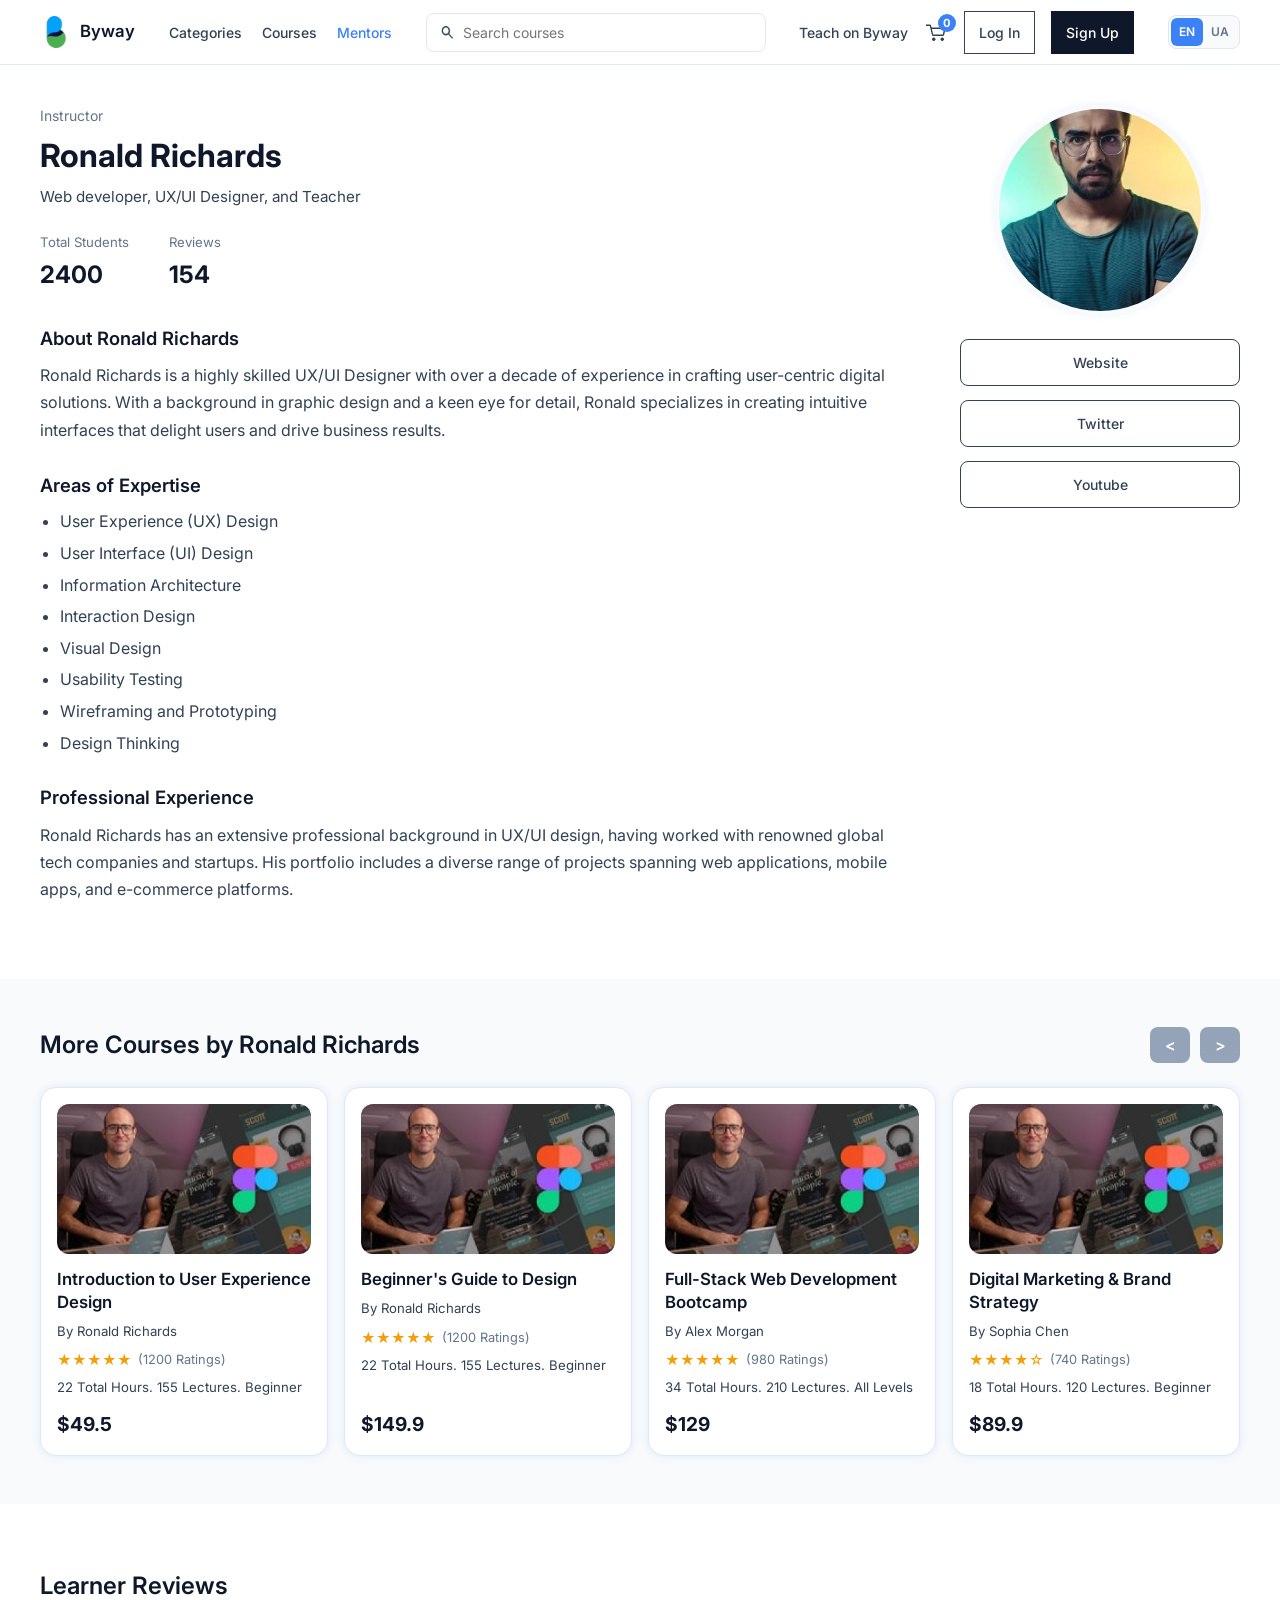
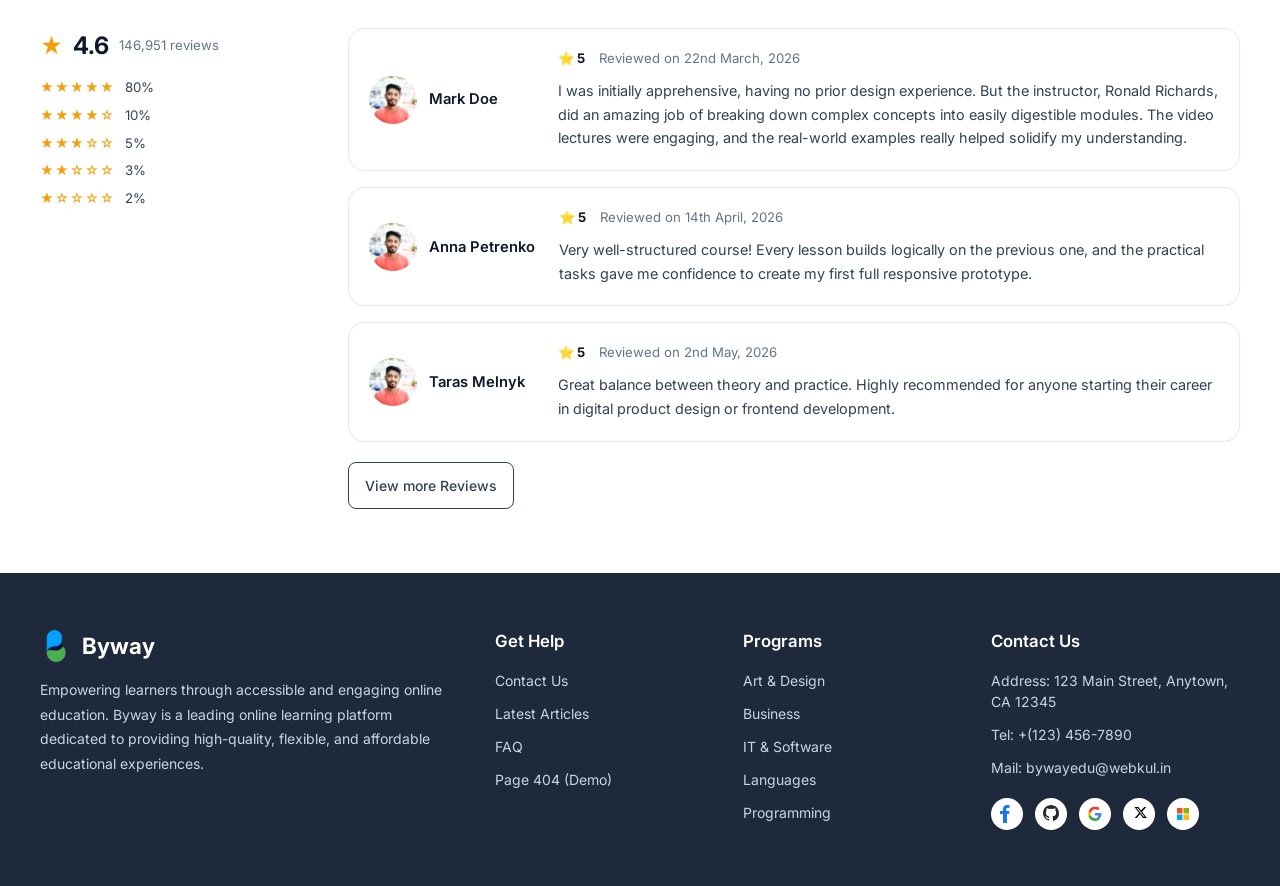
<file: mentor.html>
<!DOCTYPE html>
<html lang="en">
<head>
    <meta charset="UTF-8">
    <meta name="viewport" content="width=device-width, initial-scale=1.0">
    <link rel="preconnect" href="https://fonts.googleapis.com">
    <link rel="preconnect" href="https://fonts.gstatic.com" crossorigin>
    <link href="https://fonts.googleapis.com/css2?family=Inter:wght@400;500;600;700;800&display=swap" rel="stylesheet">
    <link rel="stylesheet" href="css/style.css">
    <link rel="icon" href="img/logo.png" type="image/x-icon">
    <title>Ronald Richards — Instructor Profile | Byway</title>
</head>
<body>

    <header class="header">
        <div class="container">
            <div class="header__wrapper">

                <a href="index.html" class="logo">
                    <!-- [ВСТАВТЕ ФОТО]: замініть назву файлу в src на назву вашого логотипу -->
                    <img src="img/logo.png" alt="Byway Logo">
                    <span class="logo__text">Byway</span>
                </a>

                <nav class="nav" aria-label="Main Navigation">
                    <ul class="nav__list">
                        <li>
                            <a href="category.html" class="nav__link" data-i18n="nav_categories">Categories</a>
                        </li>
                        <li>
                            <a href="course.html" class="nav__link" data-i18n="nav_courses">Courses</a>
                        </li>
                        <li>
                            <a href="mentor.html" class="nav__link is-active" data-i18n="nav_mentors">Mentors</a>
                        </li>
                    </ul>
                </nav>

                <form class="search-form" role="search">
                    <button class="search-form__button" type="submit" aria-label="Search">
                        <!-- [ВСТАВТЕ ФОТО]: іконка лупи пошуку -->
                        <img src="img/search.png" alt="Search">
                    </button>
                    <input
                        class="search-form__input"
                        type="search"
                        placeholder="Search courses"
                        data-i18n-placeholder="search_placeholder"
                    >
                </form>

                <div class="header__actions">
                    <a href="mentor.html" class="header__link" data-i18n="teach_on_byway">Teach on Byway</a>

                    <a href="course.html" class="header__cart" aria-label="Cart">
                        <!-- [ВСТАВТЕ ФОТО]: іконка кошика -->
                        <img src="img/cart.png" alt="Cart">
                        <span class="cart-badge">0</span>
                    </a>

                    <a href="#" class="btn btn--outline" data-demo-auth data-i18n="btn_login">Log In</a>
                    <a href="#" class="btn btn--dark" data-demo-auth data-i18n="btn_signup">Sign Up</a>
                </div>

                <!-- Перемикач мови EN | UA (працює на всіх пристроях і всіх сторінках) -->
                <div class="header__mobile-controls">
                    <div class="lang-switch" role="group" aria-label="Language Switcher">
                        <button type="button" class="lang-switch__btn is-active" data-lang="en">EN</button>
                        <button type="button" class="lang-switch__btn" data-lang="uk">UA</button>
                    </div>

                    <button class="header__burger" type="button" aria-label="Open menu" aria-expanded="false">
                        ☰
                    </button>
                </div>

            </div>
        </div>
    </header>

    <main>
        <!-- MENTOR HERO & BIO -->
        <section class="mentor-hero">
            <div class="container">
                <div class="mentor-hero__layout">

                    <div class="mentor-hero__main">
                        <p class="mentor-hero__badge" data-i18n="mentor_label">Instructor</p>
                        <h1 class="mentor-hero__name" id="mentor-name">Ronald Richards</h1>
                        <p class="mentor-hero__role" id="mentor-role">Web developer, UX/UI Designer, and Teacher</p>

                        <div class="mentor-stats">
                            <div>
                                <p class="mentor-stats__label" data-i18n="mentor_total_students">Total Students</p>
                                <p class="mentor-stats__value" id="mentor-students-count">1000</p>
                            </div>
                            <div>
                                <p class="mentor-stats__label" data-i18n="mentor_reviews_label">Reviews</p>
                                <p class="mentor-stats__value" id="mentor-reviews-count">154</p>
                            </div>
                        </div>

                        <div class="mentor-block">
                            <h2 class="mentor-block__title" id="mentor-about-heading">About Ronald Richards</h2>
                            <p class="mentor-block__text" id="mentor-about-text">
                                Ronald Richards is a highly skilled UX/UI Designer with over a decade of experience in crafting user-centric digital solutions. With a background in graphic design and a keen eye for detail, Ronald specializes in creating intuitive interfaces that delight users and drive business results.
                            </p>
                        </div>

                        <div class="mentor-block">
                            <h2 class="mentor-block__title" data-i18n="mentor_expertise_title">Areas of Expertise</h2>
                            <ul class="mentor-expertise-list" id="mentor-expertise-list"></ul>
                        </div>

                        <div class="mentor-block">
                            <h2 class="mentor-block__title" data-i18n="mentor_exp_title">Professional Experience</h2>
                            <p class="mentor-block__text" id="mentor-experience-text">
                                Ronald Richards has an extensive professional background in UX/UI design, having worked with renowned companies and startups across web and mobile applications.
                            </p>
                        </div>
                    </div>

                    <!-- Права картка профілю ментора (як у макеті mentor-page.pdf) -->
                    <aside class="mentor-sidebar">
                        <!-- [ВСТАВТЕ ФОТО]: велике фото ментора у профілі (img/instructor-1.jpg) -->
                        <img src="img/instructor-1.jpg" alt="Ronald Richards" class="mentor-sidebar__avatar" id="mentor-avatar-img">

                        <a href="https://example.com" target="_blank" rel="noopener" class="btn btn--outline btn--full" data-i18n="btn_website">
                            Website
                        </a>
                        <a href="https://x.com" target="_blank" rel="noopener" class="btn btn--outline btn--full" data-i18n="btn_twitter">
                            Twitter
                        </a>
                        <a href="https://youtube.com" target="_blank" rel="noopener" class="btn btn--outline btn--full" data-i18n="btn_youtube">
                            Youtube
                        </a>
                    </aside>

                </div>
            </div>
        </section>

        <!-- MORE COURSES BY MENTOR -->
        <section class="alt-section">
            <div class="container">
                <div class="section-header">
                    <h2 class="section-title" id="mentor-courses-heading">More Courses by Ronald Richards</h2>
                    <div class="carousel-controls">
                        <button type="button" class="carousel-btn" id="mentor-courses-prev" aria-label="Previous courses">&lt;</button>
                        <button type="button" class="carousel-btn" id="mentor-courses-next" aria-label="Next courses">&gt;</button>
                    </div>
                </div>
                <div class="courses__grid" id="mentor-courses-grid"></div>
            </div>
        </section>

        <!-- LEARNER REVIEWS -->
        <section class="courses">
            <div class="container">
                <h2 class="section-title" style="margin-bottom: 24px;" data-i18n="reviews_heading">Learner Reviews</h2>

                <div class="reviews-layout">
                    <div class="reviews-summary">
                        <div class="reviews-summary__score">
                            <span style="color: #f59e0b; font-size: 1.4rem;">★</span>
                            <span class="reviews-summary__number">4.6</span>
                            <span class="reviews-summary__count">146,951 <span data-i18n="reviews_word">reviews</span></span>
                        </div>

                        <div class="rating-bars">
                            <div class="rating-bar-row"><span class="rating-bar-row__stars">★★★★★</span> <span>80%</span></div>
                            <div class="rating-bar-row"><span class="rating-bar-row__stars">★★★★☆</span> <span>10%</span></div>
                            <div class="rating-bar-row"><span class="rating-bar-row__stars">★★★☆☆</span> <span>5%</span></div>
                            <div class="rating-bar-row"><span class="rating-bar-row__stars">★★☆☆☆</span> <span>3%</span></div>
                            <div class="rating-bar-row"><span class="rating-bar-row__stars">★☆☆☆☆</span> <span>2%</span></div>
                        </div>
                    </div>

                    <div style="flex: 1;">
                        <div class="reviews-list" id="mentor-reviews-list"></div>
                        <div style="margin-top: 20px;">
                            <button type="button" class="btn btn--outline" data-load-more-reviews data-i18n="btn_more_reviews">
                                View more Reviews
                            </button>
                        </div>
                    </div>
                </div>
            </div>
        </section>
    </main>

    <footer class="footer">
        <div class="container">
            <div class="footer__grid">

                <div class="footer__column">
                    <div class="footer__brand">
                        <!-- [ВСТАВТЕ ФОТО]: логотип у футері -->
                        <img src="img/logo.png" alt="Byway Logo">
                        <a href="index.html" class="footer__logo">Byway</a>
                    </div>

                    <p class="footer__text" data-i18n="footer_desc">
                        Empowering learners through accessible and engaging online education.
                        Byway is a leading online learning platform dedicated to providing high-quality, flexible, and affordable educational experiences.
                    </p>
                </div>

                <div class="footer__column">
                    <h3 class="footer__title" data-i18n="footer_help">Get Help</h3>
                    <ul class="footer__list">
                        <li><a href="mentor.html" data-i18n="footer_contact">Contact Us</a></li>
                        <li><a href="404.html" data-i18n="footer_articles">Latest Articles</a></li>
                        <li><a href="404.html" data-i18n="footer_faq">FAQ</a></li>
                        <li><a href="404.html" data-i18n="footer_404_demo">Page 404 (Demo)</a></li>
                    </ul>
                </div>

                <div class="footer__column">
                    <h3 class="footer__title" data-i18n="footer_programs">Programs</h3>
                    <ul class="footer__list">
                        <li><a href="category.html?cat=Design" data-i18n="footer_prog_design">Art &amp; Design</a></li>
                        <li><a href="category.html?cat=Marketing" data-i18n="footer_prog_business">Business</a></li>
                        <li><a href="category.html?cat=Development" data-i18n="footer_prog_it">IT &amp; Software</a></li>
                        <li><a href="category.html?cat=Astrology" data-i18n="footer_prog_lang">Languages</a></li>
                        <li><a href="category.html?cat=Development" data-i18n="footer_prog_dev">Programming</a></li>
                    </ul>
                </div>

                <div class="footer__column">
                    <h3 class="footer__title" data-i18n="footer_contact">Contact Us</h3>
                    <ul class="footer__list">
                        <li data-i18n="footer_address">Address: 123 Main Street, Anytown, CA 12345</li>
                        <li data-i18n="footer_tel">Tel: +(123) 456-7890</li>
                        <li data-i18n="footer_mail">Mail: bywayedu@webkul.in</li>
                    </ul>

                    <div class="footer__socials">
                        <a href="https://facebook.com" target="_blank" rel="noopener" aria-label="Facebook">
                            <svg width="32" height="32" viewBox="0 0 32 32" fill="none">
                                <circle cx="16" cy="16" r="16" fill="white"/>
                                <path d="M19 16h-3v9h-4v-9H9v-3h3V11c0-2.5 1.5-4 4-4 1.2 0 2.2.1 2.5.1v3h-1.8c-1.2 0-1.5.6-1.5 1.4V13h3.3l-.5 3z" fill="#1877F2"/>
                            </svg>
                        </a>
                        <a href="https://github.com" target="_blank" rel="noopener" aria-label="GitHub">
                            <svg width="32" height="32" viewBox="0 0 32 32" fill="none">
                                <circle cx="16" cy="16" r="16" fill="white"/>
                                <path fill-rule="evenodd" clip-rule="evenodd" d="M16 7c-4.4 0-8 3.6-8 8 0 3.5 2.3 6.5 5.5 7.6.4.1.5-.2.5-.4V21c-2.2.5-2.7-1.1-2.7-1.1-.4-.9-.9-1.2-.9-1.2-.7-.5.1-.5.1-.5.8.1 1.2.8 1.2.8.7 1.3 1.9.9 2.3.7.1-.5.3-.9.5-1.1-1.8-.2-3.6-.9-3.6-4 0-.9.3-1.6.8-2.2-.1-.2-.4-1 .1-2.1 0 0 .7-.2 2.2.8a7.7 7.7 0 014 0c1.5-1 2.2-.8 2.2-.8.5 1.1.2 1.9.1 2.1.5.6.8 1.3.8 2.2 0 3.1-1.9 3.7-3.7 3.9.3.3.6.8.6 1.6v2.4c0 .2.1.5.5.4A8 8 0 0024 15c0-4.4-3.6-8-8-8z" fill="#24292E"/>
                            </svg>
                        </a>
                        <a href="https://google.com" target="_blank" rel="noopener" aria-label="Google">
                            <svg width="32" height="32" viewBox="0 0 32 32" fill="none">
                                <circle cx="16" cy="16" r="16" fill="white"/>
                                <path d="M22.5 16.3c0-.5 0-.9-.1-1.3H16v2.5h3.6c-.2.8-.6 1.5-1.3 2v1.6h2.1c1.2-1.1 1.9-2.8 1.9-4.8z" fill="#4285F4"/>
                                <path d="M16 23c1.9 0 3.5-.6 4.6-1.7l-2.1-1.6c-.6.4-1.4.6-2.5.6-1.9 0-3.5-1.3-4.1-3H9.7v1.7A7 7 0 0016 23z" fill="#34A853"/>
                                <path d="M11.9 17.3a4.2 4.2 0 010-2.6v-1.7H9.7a7 7 0 000 6l2.2-1.7z" fill="#FBBC05"/>
                                <path d="M16 11.3c1 0 2 .4 2.7 1l2-2A7 7 0 009.7 13l2.2 1.7c.6-1.7 2.2-3.4 4.1-3.4z" fill="#EA4335"/>
                            </svg>
                        </a>
                        <a href="https://x.com" target="_blank" rel="noopener" aria-label="X">
                            <svg width="32" height="32" viewBox="0 0 32 32" fill="none">
                                <circle cx="16" cy="16" r="16" fill="white"/>
                                <path d="M21.3 9h1.9l-4.1 4.7 4.8 6.3H20l-3-3.9-3.4 3.9h-1.9l4.4-5L11.5 9h3.9l2.7 3.6L21.3 9zm-.7 9.8h1.1L14.7 10.1h-1.2l7.1 8.7z" fill="black"/>
                            </svg>
                        </a>
                        <a href="https://microsoft.com" target="_blank" rel="noopener" aria-label="Microsoft">
                            <svg width="32" height="32" viewBox="0 0 32 32" fill="none">
                                <circle cx="16" cy="16" r="16" fill="white"/>
                                <rect x="10" y="10" width="5.5" height="5.5" fill="#F25022"/>
                                <rect x="16.5" y="10" width="5.5" height="5.5" fill="#7FBA00"/>
                                <rect x="10" y="16.5" width="5.5" height="5.5" fill="#00A4EF"/>
                                <rect x="16.5" y="16.5" width="5.5" height="5.5" fill="#FFB900"/>
                            </svg>
                        </a>
                    </div>
                </div>

            </div>
        </div>
    </footer>

    <script src="script/data.js"></script>
    <script src="script/script.js"></script>
</body>
</html>
</file>
<file: css/style.css>
/* ==========================================================================
   BYWAY LMS — MOBILE-FIRST STYLESHEET
   Підхід: Mobile First (базові стилі для мобільних, розширення через min-width)
   ========================================================================== */

:root {
    /* Typography */
    --font-primary: "Inter", sans-serif;

    /* Colors */
    --color-primary: #3b82f6;
    --color-primary-hover: #2563eb;
    --color-success: #16a34a;
    --color-warning: #f59e0b;

    --color-text-dark: #0f172a;
    --color-text: #334155;
    --color-text-light: #64748b;

    --color-white: #ffffff;

    --color-background: #ffffff;
    --color-background-alt: #f8fafc;

    --color-border: #e2e8f0;
    --color-footer: #1e293b;

    /* Radius */
    --radius-sm: 8px;
    --radius-md: 12px;
    --radius-lg: 16px;
    --radius-xl: 24px;

    /* Layout */
    --container-width: 1280px;

    /* Shadow */
    --shadow-card: 0 0 8px rgba(59, 130, 246, 0.12);
    --shadow-hover: 0 10px 25px rgba(15, 23, 42, 0.08);

    /* Transition */
    --transition: 0.3s ease;
}

*,
*::before,
*::after {
    box-sizing: border-box;
}

* {
    margin: 0;
    padding: 0;
}

html {
    scroll-behavior: smooth;
}

img {
    display: block;
    max-width: 100%;
}

button,
input,
select {
    font: inherit;
}

body {
    font-family: var(--font-primary);
    background-color: var(--color-background);
    color: var(--color-text);
    line-height: 1.5;
    min-height: 100vh;
    display: flex;
    flex-direction: column;
}

main {
    flex: 1;
}

.container {
    width: 100%;
    max-width: var(--container-width);
    margin-inline: auto;
    padding-inline: 16px;
}

@media (min-width: 769px) {
    .container {
        padding-inline: 40px;
    }
}

/* ==========================================================================
   BUTTONS
   ========================================================================== */
.btn {
    display: inline-flex;
    align-items: center;
    justify-content: center;
    gap: 8px;
    padding: 12px 16px;
    border-radius: var(--radius-sm);
    text-decoration: none;
    font-size: 0.875rem;
    font-weight: 500;
    cursor: pointer;
    border: 1px solid transparent;
    transition: var(--transition);
}

.btn--primary {
    background-color: var(--color-primary);
    color: var(--color-white);
}

.btn--primary:hover {
    background-color: var(--color-primary-hover);
}

.btn--outline {
    border: 1px solid var(--color-text);
    background-color: transparent;
    color: var(--color-text);
}

.btn--outline:hover {
    background-color: var(--color-background-alt);
    color: var(--color-text-dark);
}

.btn--dark {
    background-color: var(--color-text-dark);
    color: var(--color-white);
}

.btn--dark:hover {
    background-color: #1e293b;
}

.btn--full {
    width: 100%;
}

/* ==========================================================================
   HEADER & MOBILE BURGER MENU (Mobile First)
   ========================================================================== */
.header {
    position: sticky;
    top: 0;
    z-index: 100;
    background-color: var(--color-white);
    border-bottom: 1px solid var(--color-border);
}

.header__wrapper {
    display: flex;
    flex-wrap: wrap;
    align-items: center;
    justify-content: space-between;
    min-height: 64px;
    padding-block: 10px;
    gap: 12px;
}

.logo {
    display: flex;
    align-items: center;
    gap: 8px;
    text-decoration: none;
    flex-shrink: 0;
}

.logo img {
    width: 32px;
    height: 32px;
    object-fit: contain;
}

.logo__text {
    color: var(--color-text-dark);
    font-size: 1.05rem;
    font-weight: 600;
}

.header__mobile-controls {
    display: flex;
    align-items: center;
    gap: 8px;
}

/* Перемикач мови EN | UA */
.lang-switch {
    display: inline-flex;
    align-items: center;
    background-color: var(--color-background-alt);
    border: 1px solid var(--color-border);
    border-radius: var(--radius-sm);
    padding: 2px;
}

.lang-switch__btn {
    border: none;
    background: transparent;
    color: var(--color-text-light);
    font-size: 0.75rem;
    font-weight: 600;
    padding: 5px 8px;
    border-radius: 6px;
    cursor: pointer;
    transition: var(--transition);
}

.lang-switch__btn.is-active {
    background-color: var(--color-primary);
    color: var(--color-white);
}

.nav,
.search-form,
.header__actions {
    display: none;
}

.header__burger {
    width: 40px;
    height: 40px;
    border: 1px solid var(--color-border);
    border-radius: var(--radius-sm);
    background: transparent;
    color: var(--color-text-dark);
    cursor: pointer;
    font-size: 1.25rem;
    display: inline-flex;
    align-items: center;
    justify-content: center;
}

.header__cart {
    position: relative;
    display: inline-flex;
    align-items: center;
    justify-content: center;
    text-decoration: none;
    color: var(--color-text-dark);
}

.header__cart img {
    width: 24px;
    height: 24px;
}

.cart-badge {
    position: absolute;
    top: -6px;
    right: -8px;
    min-width: 18px;
    height: 18px;
    padding: 0 4px;
    border-radius: 999px;
    background-color: var(--color-primary);
    color: var(--color-white);
    font-size: 0.7rem;
    font-weight: 700;
    display: inline-flex;
    align-items: center;
    justify-content: center;
}

.nav__list {
    list-style: none;
    display: flex;
    gap: 20px;
}

.nav__link,
.header__link {
    color: var(--color-text);
    text-decoration: none;
    font-size: 0.875rem;
    font-weight: 500;
    transition: var(--transition);
}

.nav__link:hover,
.header__link:hover,
.nav__link.is-active {
    color: var(--color-primary);
}

.search-form {
    align-items: center;
    padding: 8px 12px;
    border: 1px solid var(--color-border);
    border-radius: var(--radius-sm);
    background-color: var(--color-white);
}

.search-form__button {
    border: none;
    background: transparent;
    cursor: pointer;
    display: inline-flex;
    align-items: center;
}

.search-form__button img {
    width: 18px;
    height: 18px;
}

.search-form__input {
    width: 100%;
    margin-left: 8px;
    border: none;
    outline: none;
    font-size: 0.875rem;
    color: var(--color-text-dark);
}

/* Відкрите мобільне меню */
@media (max-width: 991px) {
    .header__wrapper.is-open .nav,
    .header__wrapper.is-open .search-form,
    .header__wrapper.is-open .header__actions {
        display: flex;
        flex-direction: column;
        width: 100%;
        gap: 14px;
    }

    .header__wrapper.is-open .nav {
        padding-top: 12px;
        border-top: 1px solid var(--color-border);
    }

    .header__wrapper.is-open .nav__list {
        flex-direction: column;
        gap: 12px;
    }

    .header__wrapper.is-open .search-form {
        flex-direction: row;
    }

    .header__wrapper.is-open .header__actions {
        padding-bottom: 8px;
    }

    .header__wrapper.is-open .header__actions .btn {
        width: 100%;
    }
}

@media (min-width: 992px) {
    .header__wrapper {
        flex-wrap: nowrap;
        gap: 20px;
    }

    .header__burger {
        display: none;
    }

    .nav {
        display: block;
    }

    .search-form {
        display: flex;
        flex: 1;
        max-width: 340px;
    }

    .header__actions {
        display: flex;
        align-items: center;
        gap: 16px;
    }

    .header__actions .btn {
        border-radius: 0;
        padding: 10px 14px;
    }
}

/* ==========================================================================
   HERO SECTION (index.html)
   ========================================================================== */
.hero {
    padding: 40px 0;
    overflow: hidden;
}

.hero__wrapper {
    display: flex;
    flex-direction: column;
    gap: 40px;
}

.hero__content {
    display: flex;
    flex-direction: column;
    gap: 20px;
}

.hero__title {
    color: var(--color-text-dark);
    font-size: 2rem;
    font-weight: 700;
    line-height: 1.2;
}

.hero__text {
    color: var(--color-text);
    line-height: 1.6;
}

.hero__button {
    width: fit-content;
    padding-inline: 24px;
}

.hero__visual {
    position: relative;
    width: 100%;
    max-width: 380px;
    aspect-ratio: 440 / 500;
    margin-inline: auto;
}

.hero__circle {
    position: absolute;
    overflow: hidden;
    border-radius: 50%;
}

.hero__circle img {
    width: 100%;
    height: 100%;
    object-fit: cover;
}

.hero__circle--blue {
    top: 0;
    right: 0;
    width: 155px;
    height: 155px;
    background-color: #60a5fa;
}

.hero__circle--red {
    top: 110px;
    left: 0;
    width: 150px;
    height: 150px;
    background-color: #f87171;
}

.hero__circle--yellow {
    right: 0;
    bottom: 10px;
    width: 160px;
    height: 160px;
    background-color: #facc15;
}

.hero__play {
    position: absolute;
    top: 42%;
    right: 38%;
    width: 42px;
    height: 42px;
    border: none;
    border-radius: 50%;
    background-color: var(--color-text-dark);
    color: var(--color-white);
    cursor: pointer;
    z-index: 6;
    transition: var(--transition);
}

.hero__play:hover {
    transform: scale(1.08);
    background-color: var(--color-primary);
}

.hero__community {
    position: absolute;
    left: 10px;
    bottom: 10px;
    width: 185px;
    padding: 12px;
    background-color: var(--color-white);
    border-radius: var(--radius-md);
    box-shadow: 0 4px 16px rgba(0, 0, 0, 0.12);
    z-index: 6;
}

.hero__avatars {
    display: flex;
    margin-bottom: 10px;
}

.hero__avatars img {
    width: 34px;
    height: 34px;
    object-fit: cover;
    border-radius: 50%;
    border: 2px solid var(--color-white);
}

.hero__avatars img:not(:first-child) {
    margin-left: -10px;
}

.hero__community-text {
    color: var(--color-text-dark);
    font-size: 0.75rem;
    font-weight: 600;
    line-height: 1.4;
}

@media (min-width: 769px) {
    .hero {
        padding: 72px 0;
    }

    .hero__wrapper {
        flex-direction: row;
        align-items: center;
        justify-content: space-between;
    }

    .hero__content {
        flex: 1;
    }

    .hero__title {
        font-size: 2.75rem;
        max-width: 560px;
    }

    .hero__visual {
        max-width: 440px;
    }

    .hero__circle--blue {
        width: 195px;
        height: 195px;
    }

    .hero__circle--red {
        width: 180px;
        height: 180px;
    }

    .hero__circle--yellow {
        width: 195px;
        height: 195px;
    }
}

/* ==========================================================================
   STATISTICS
   ========================================================================== */
.statistics {
    padding: 40px 0;
    background-color: var(--color-background-alt);
}

.statistics__grid {
    display: grid;
    grid-template-columns: repeat(2, 1fr);
    gap: 24px;
}

.statistics__item {
    display: flex;
    flex-direction: column;
    align-items: center;
    text-align: center;
}

.statistics__number {
    color: var(--color-text-dark);
    font-size: 2rem;
    font-weight: 700;
}

.statistics__label {
    color: var(--color-text);
    font-size: 0.875rem;
    line-height: 1.5;
}

@media (min-width: 769px) {
    .statistics__grid {
        grid-template-columns: repeat(4, 1fr);
    }

    .statistics__item:not(:last-child) {
        border-right: 2px solid var(--color-border);
    }
}

/* ==========================================================================
   SECTIONS & COMMON GRIDS (Categories, Courses, Instructors)
   ========================================================================== */
.categories,
.courses,
.instructors,
.testimonials,
.cta-instructor,
.cta-education {
    padding: 48px 0;
}

@media (min-width: 769px) {
    .categories,
    .courses,
    .instructors,
    .testimonials,
    .cta-instructor,
    .cta-education {
        padding: 64px 0;
    }
}

.section-header {
    display: flex;
    align-items: center;
    justify-content: space-between;
    gap: 16px;
    margin-bottom: 24px;
}

.section-title {
    color: var(--color-text-dark);
    font-size: 1.35rem;
    font-weight: 600;
}

@media (min-width: 769px) {
    .section-title {
        font-size: 1.5rem;
    }
}

.section-link {
    color: var(--color-primary);
    text-decoration: none;
    font-size: 0.875rem;
    font-weight: 500;
    white-space: nowrap;
}

.section-link:hover {
    text-decoration: underline;
}

/* Carousel Arrows */
.carousel-controls {
    display: flex;
    gap: 10px;
}

.carousel-btn {
    width: 40px;
    height: 36px;
    border: none;
    border-radius: var(--radius-sm);
    background-color: #94a3b8;
    color: var(--color-white);
    cursor: pointer;
    font-weight: 600;
    transition: var(--transition);
}

.carousel-btn:hover {
    background-color: var(--color-text-dark);
}

/* Categories Grid */
.categories__grid {
    display: grid;
    grid-template-columns: 1fr;
    gap: 16px;
}

@media (min-width: 576px) {
    .categories__grid {
        grid-template-columns: repeat(2, 1fr);
    }
}

@media (min-width: 992px) {
    .categories__grid {
        grid-template-columns: repeat(4, 1fr);
    }
}

.category-card {
    display: flex;
    flex-direction: column;
    align-items: center;
    gap: 12px;
    padding: 24px;
    text-align: center;
    text-decoration: none;
    background-color: var(--color-white);
    border: 1px solid var(--color-border);
    border-radius: var(--radius-lg);
    box-shadow: var(--shadow-card);
    transition: var(--transition);
}

.category-card:hover {
    transform: translateY(-4px);
    box-shadow: var(--shadow-hover);
    border-color: var(--color-primary);
}

.category-card__icon {
    display: flex;
    align-items: center;
    justify-content: center;
    width: 88px;
    height: 88px;
    border-radius: 50%;
    background: #e0f2fe;
}

.category-card__icon img {
    width: 42px;
    height: 42px;
    object-fit: contain;
}

.category-card__title {
    color: var(--color-text-dark);
    font-size: 1.15rem;
    font-weight: 600;
}

.category-card__courses {
    color: var(--color-text);
    font-size: 0.875rem;
}

/* Courses Grid */
.courses__grid {
    display: grid;
    grid-template-columns: 1fr;
    gap: 16px;
}

@media (min-width: 576px) {
    .courses__grid {
        grid-template-columns: repeat(2, 1fr);
    }
}

@media (min-width: 992px) {
    .courses__grid {
        grid-template-columns: repeat(4, 1fr);
    }
}

.course-card {
    display: flex;
    flex-direction: column;
    padding: 16px;
    background-color: var(--color-white);
    border: 1px solid var(--color-border);
    border-radius: var(--radius-lg);
    box-shadow: var(--shadow-card);
    transition: var(--transition);
}

.course-card:hover {
    transform: translateY(-4px);
    box-shadow: var(--shadow-hover);
}

.course-card__link {
    text-decoration: none;
    color: inherit;
    display: flex;
    flex-direction: column;
    height: 100%;
}

.course-card__image {
    width: 100%;
    height: 150px;
    object-fit: cover;
    border-radius: 12px;
    background-color: #f1f5f9;
}

.course-card__content {
    display: flex;
    flex-direction: column;
    gap: 8px;
    margin-top: 14px;
    flex: 1;
}

.course-card__title {
    color: var(--color-text-dark);
    font-size: 1.05rem;
    font-weight: 600;
    line-height: 1.35;
}

.course-card__author,
.course-card__details {
    color: var(--color-text);
    font-size: 0.825rem;
}

.course-card__rating {
    color: var(--color-warning);
    font-size: 0.875rem;
    display: flex;
    align-items: center;
    gap: 6px;
}

.course-card__rating span {
    color: var(--color-text-light);
    font-size: 0.8rem;
}

.course-card__price {
    margin-top: auto;
    padding-top: 4px;
    color: var(--color-text-dark);
    font-size: 1.2rem;
    font-weight: 700;
}

/* Instructors Grid */
.instructors__grid {
    display: grid;
    grid-template-columns: 1fr;
    gap: 16px;
}

@media (min-width: 576px) {
    .instructors__grid {
        grid-template-columns: repeat(2, 1fr);
    }
}

@media (min-width: 992px) {
    .instructors__grid {
        grid-template-columns: repeat(4, 1fr);
    }
}

@media (min-width: 1100px) {
    .instructors__grid--five {
        grid-template-columns: repeat(5, 1fr);
    }
}

.instructor-card {
    display: block;
    text-decoration: none;
    color: inherit;
    padding: 20px;
    text-align: center;
    background-color: var(--color-white);
    border: 1px solid var(--color-border);
    border-radius: var(--radius-lg);
    box-shadow: var(--shadow-card);
    transition: var(--transition);
}

.instructor-card:hover {
    transform: translateY(-4px);
    box-shadow: var(--shadow-hover);
}

.instructor-card__image {
    width: 112px;
    height: 112px;
    margin: 0 auto 14px;
    border-radius: 50%;
    object-fit: cover;
    background-color: #e2e8f0;
}

.instructor-card__name {
    margin-bottom: 6px;
    color: var(--color-text-dark);
    font-size: 1.05rem;
    font-weight: 600;
}

.instructor-card__profession {
    margin-bottom: 14px;
    color: var(--color-text-light);
    font-size: 0.85rem;
}

.instructor-card__footer {
    display: flex;
    justify-content: space-between;
    align-items: center;
    padding-top: 12px;
    border-top: 1px solid var(--color-border);
    font-size: 0.825rem;
    color: var(--color-text-dark);
    font-weight: 500;
}

/* Testimonials */
.testimonials {
    background-color: var(--color-background-alt);
}

.testimonials__grid {
    display: grid;
    grid-template-columns: 1fr;
    gap: 20px;
}

@media (min-width: 769px) {
    .testimonials__grid {
        grid-template-columns: repeat(3, 1fr);
    }
}

.testimonial-card {
    padding: 24px;
    background-color: var(--color-white);
    border: 1px solid var(--color-border);
    border-radius: var(--radius-lg);
    box-shadow: var(--shadow-card);
}

.testimonial-card__quote {
    color: var(--color-primary);
    font-size: 2.25rem;
    font-weight: 700;
    line-height: 1;
    margin-bottom: 12px;
}

.testimonial-card__text {
    margin-bottom: 20px;
    line-height: 1.7;
    font-size: 0.925rem;
    color: var(--color-text);
}

.testimonial-card__author {
    display: flex;
    align-items: center;
    gap: 12px;
}

.testimonial-card__avatar {
    width: 48px;
    height: 48px;
    border-radius: 50%;
    object-fit: cover;
    background-color: #e2e8f0;
}

.testimonial-card__name {
    color: var(--color-text-dark);
    font-size: 0.925rem;
    font-weight: 600;
}

.testimonial-card__job {
    color: var(--color-text-light);
    font-size: 0.8rem;
}

/* CTA Banners */
.cta-instructor__wrapper {
    display: flex;
    flex-direction: column;
    gap: 28px;
}

.cta-education__wrapper {
    display: flex;
    flex-direction: column-reverse;
    gap: 28px;
}

.cta-instructor__image img,
.cta-education__image img {
    width: 100%;
    max-height: 360px;
    object-fit: cover;
    border-radius: var(--radius-lg);
}

.cta-instructor__content,
.cta-education__content {
    display: flex;
    flex-direction: column;
    gap: 18px;
}

.cta-instructor__content .btn,
.cta-education__content .btn {
    width: fit-content;
}

@media (min-width: 769px) {
    .cta-instructor__wrapper,
    .cta-education__wrapper {
        flex-direction: row;
        align-items: center;
        gap: 64px;
    }

    .cta-instructor__wrapper > *,
    .cta-education__wrapper > * {
        flex: 1;
    }
}

/* ==========================================================================
   CATEGORY & CATALOG PAGE (category.html)
   ========================================================================== */
.catalog-header {
    padding: 32px 0 20px;
}

.catalog-header__title {
    font-size: 1.85rem;
    font-weight: 700;
    color: var(--color-text-dark);
    margin-bottom: 8px;
}

.catalog-header__subtitle {
    font-size: 1.15rem;
    font-weight: 600;
    color: var(--color-text-dark);
    margin-bottom: 20px;
}

.catalog-toolbar {
    display: flex;
    flex-wrap: wrap;
    align-items: center;
    justify-content: space-between;
    gap: 12px;
    margin-bottom: 24px;
}

.catalog-sort {
    display: flex;
    align-items: center;
    gap: 10px;
    font-size: 0.875rem;
}

.catalog-sort__select {
    padding: 9px 14px;
    border: 1px solid var(--color-text-dark);
    border-radius: var(--radius-sm);
    background-color: var(--color-white);
    color: var(--color-text-dark);
    font-weight: 500;
    cursor: pointer;
}

.catalog-layout {
    display: flex;
    flex-direction: column;
    gap: 28px;
    padding-bottom: 48px;
}

@media (min-width: 992px) {
    .catalog-layout {
        flex-direction: row;
        align-items: flex-start;
    }
}

/* Filter Sidebar (Accordion) */
.catalog-sidebar {
    width: 100%;
    background-color: var(--color-white);
    border: 1px solid var(--color-border);
    border-radius: var(--radius-md);
    padding: 16px;
}

.catalog-sidebar.is-hidden {
    display: none;
}

@media (min-width: 992px) {
    .catalog-sidebar {
        width: 270px;
        flex-shrink: 0;
        border: none;
        padding: 0;
    }
}

.filter-group {
    border-bottom: 1px solid var(--color-border);
    padding-block: 14px;
}

.filter-group:first-child {
    padding-top: 0;
}

.filter-group__header {
    width: 100%;
    display: flex;
    align-items: center;
    justify-content: space-between;
    background: transparent;
    border: none;
    color: var(--color-text-dark);
    font-weight: 600;
    font-size: 0.95rem;
    cursor: pointer;
    padding-block: 4px;
}

.filter-group__arrow {
    transition: transform 0.25s ease;
    font-size: 0.75rem;
}

.filter-group.is-collapsed .filter-group__arrow {
    transform: rotate(-90deg);
}

.filter-group__body {
    margin-top: 12px;
    display: flex;
    flex-direction: column;
    gap: 10px;
}

.filter-group.is-collapsed .filter-group__body {
    display: none;
}

.filter-option {
    display: flex;
    align-items: center;
    gap: 10px;
    font-size: 0.875rem;
    color: var(--color-text);
    cursor: pointer;
}

.filter-option input[type="radio"],
.filter-option input[type="checkbox"] {
    width: 16px;
    height: 16px;
    accent-color: var(--color-primary);
    cursor: pointer;
}

.filter-stars {
    color: var(--color-warning);
    letter-spacing: 2px;
}

.catalog-main {
    flex: 1;
}

.catalog-grid {
    display: grid;
    grid-template-columns: 1fr;
    gap: 18px;
}

@media (min-width: 576px) {
    .catalog-grid {
        grid-template-columns: repeat(2, 1fr);
    }
}

@media (min-width: 1100px) {
    .catalog-grid {
        grid-template-columns: repeat(3, 1fr);
    }
}

.pagination {
    display: flex;
    justify-content: center;
    align-items: center;
    gap: 6px;
    margin-top: 32px;
}

.pagination__btn {
    min-width: 38px;
    height: 38px;
    border: 1px solid var(--color-border);
    background-color: var(--color-white);
    color: var(--color-text-dark);
    border-radius: 6px;
    font-size: 0.875rem;
    font-weight: 500;
    cursor: pointer;
    transition: var(--transition);
}

.pagination__btn.is-active,
.pagination__btn:hover {
    background-color: var(--color-text-dark);
    color: var(--color-white);
    border-color: var(--color-text-dark);
}

.alt-section {
    background-color: var(--color-background-alt);
    padding: 48px 0;
}

/* ==========================================================================
   COURSE DETAILS PAGE (course.html)
   ========================================================================== */
.course-hero {
    background-color: var(--color-background-alt);
    padding: 28px 0 40px;
    border-bottom: 1px solid var(--color-border);
}

.breadcrumbs {
    display: flex;
    flex-wrap: wrap;
    align-items: center;
    gap: 8px;
    font-size: 0.825rem;
    color: var(--color-text-light);
    margin-bottom: 20px;
}

.breadcrumbs a {
    color: var(--color-text);
    text-decoration: none;
}

.breadcrumbs a:hover {
    color: var(--color-primary);
}

.breadcrumbs__current {
    color: var(--color-primary);
    font-weight: 500;
}

.course-hero__layout {
    display: flex;
    flex-direction: column;
    gap: 28px;
}

@media (min-width: 992px) {
    .course-hero__layout {
        flex-direction: row;
        align-items: flex-start;
        justify-content: space-between;
        gap: 40px;
    }
}

.course-hero__info {
    flex: 1;
    display: flex;
    flex-direction: column;
    gap: 16px;
}

.course-hero__title {
    font-size: 1.85rem;
    font-weight: 700;
    color: var(--color-text-dark);
    line-height: 1.25;
}

@media (min-width: 769px) {
    .course-hero__title {
        font-size: 2.35rem;
    }
}

.course-hero__desc {
    color: var(--color-text);
    line-height: 1.65;
    max-width: 680px;
}

.course-hero__meta {
    display: flex;
    flex-wrap: wrap;
    align-items: center;
    gap: 10px;
    font-size: 0.875rem;
    color: var(--color-text);
}

.course-hero__rating-val {
    color: var(--color-warning);
    font-weight: 700;
}

.course-hero__author {
    display: flex;
    align-items: center;
    gap: 10px;
    font-size: 0.875rem;
}

.course-hero__author img {
    width: 36px;
    height: 36px;
    border-radius: 50%;
    object-fit: cover;
}

.course-hero__author a {
    color: var(--color-primary);
    text-decoration: none;
    font-weight: 500;
}

.course-hero__langs {
    display: flex;
    align-items: center;
    gap: 8px;
    font-size: 0.875rem;
    color: var(--color-text);
}

/* Purchase Card */
.purchase-card {
    width: 100%;
    background-color: var(--color-white);
    border: 1px solid var(--color-border);
    border-radius: var(--radius-lg);
    padding: 20px;
    box-shadow: var(--shadow-hover);
}

@media (min-width: 992px) {
    .purchase-card {
        width: 360px;
        flex-shrink: 0;
    }
}

.purchase-card__image {
    width: 100%;
    height: 190px;
    object-fit: cover;
    border-radius: var(--radius-md);
    margin-bottom: 18px;
}

.purchase-card__prices {
    display: flex;
    align-items: center;
    gap: 12px;
    margin-bottom: 18px;
}

.purchase-card__price-now {
    font-size: 1.5rem;
    font-weight: 700;
    color: var(--color-text-dark);
}

.purchase-card__price-old {
    font-size: 1.1rem;
    color: var(--color-text-light);
    text-decoration: line-through;
}

.purchase-card__discount {
    font-size: 1.05rem;
    font-weight: 600;
    color: var(--color-success);
}

.purchase-card__actions {
    display: flex;
    flex-direction: column;
    gap: 12px;
    padding-bottom: 18px;
    border-bottom: 1px solid var(--color-border);
}

.purchase-card__share {
    padding-top: 16px;
}

.purchase-card__share-title {
    font-size: 0.9rem;
    font-weight: 600;
    color: var(--color-text-dark);
    margin-bottom: 12px;
}

.share-buttons {
    display: flex;
    gap: 10px;
}

.share-btn {
    width: 36px;
    height: 36px;
    border-radius: 50%;
    border: 1px solid var(--color-border);
    background-color: var(--color-white);
    display: inline-flex;
    align-items: center;
    justify-content: center;
    cursor: pointer;
    transition: var(--transition);
}

.share-btn:hover {
    border-color: var(--color-primary);
    transform: translateY(-2px);
}

/* Course Tabs & Content */
.course-body {
    padding: 32px 0 56px;
}

.course-tabs {
    display: flex;
    flex-wrap: wrap;
    gap: 10px;
    border-bottom: 1px solid var(--color-border);
    padding-bottom: 16px;
    margin-bottom: 28px;
}

.course-tab {
    padding: 10px 22px;
    border: 1px solid var(--color-border);
    border-radius: var(--radius-sm);
    background-color: var(--color-white);
    color: var(--color-text-dark);
    font-size: 0.875rem;
    font-weight: 500;
    cursor: pointer;
    transition: var(--transition);
}

.course-tab.is-active,
.course-tab:hover {
    background-color: #eff6ff;
    border-color: var(--color-primary);
    color: var(--color-primary);
}

.course-section {
    padding-bottom: 32px;
    margin-bottom: 32px;
    border-bottom: 1px solid var(--color-border);
    max-width: 820px;
}

.course-section__title {
    font-size: 1.25rem;
    font-weight: 600;
    color: var(--color-text-dark);
    margin-bottom: 14px;
}

.course-section__text {
    color: var(--color-text);
    line-height: 1.7;
    margin-bottom: 16px;
}

/* Course Instructor Block */
.course-instructor-box__name {
    color: var(--color-primary);
    font-size: 1.15rem;
    font-weight: 600;
    text-decoration: none;
}

.course-instructor-box__role {
    color: var(--color-text-light);
    font-size: 0.875rem;
    margin-bottom: 14px;
}

.course-instructor-box__profile {
    display: flex;
    align-items: center;
    gap: 20px;
    margin-bottom: 16px;
}

.course-instructor-box__avatar {
    width: 96px;
    height: 96px;
    border-radius: 50%;
    object-fit: cover;
}

.course-instructor-box__stats {
    list-style: none;
    display: flex;
    flex-direction: column;
    gap: 8px;
    font-size: 0.875rem;
    color: var(--color-text-dark);
}

/* Syllabus Accordion */
.syllabus-list {
    border: 1px solid var(--color-border);
    border-radius: var(--radius-md);
    overflow: hidden;
}

.syllabus-item {
    border-bottom: 1px solid var(--color-border);
}

.syllabus-item:last-child {
    border-bottom: none;
}

.syllabus-item__header {
    width: 100%;
    padding: 18px 20px;
    background-color: var(--color-white);
    border: none;
    display: flex;
    flex-wrap: wrap;
    align-items: center;
    justify-content: space-between;
    gap: 12px;
    cursor: pointer;
    text-align: left;
    transition: var(--transition);
}

.syllabus-item__header:hover {
    background-color: var(--color-background-alt);
}

.syllabus-item__left {
    display: flex;
    align-items: center;
    gap: 12px;
    font-weight: 600;
    color: var(--color-text-dark);
}

.syllabus-item__meta {
    font-size: 0.825rem;
    color: var(--color-text-light);
}

.syllabus-item__body {
    display: none;
    padding: 14px 20px 18px 44px;
    background-color: var(--color-background-alt);
    border-top: 1px solid var(--color-border);
}

.syllabus-item.is-open .syllabus-item__body {
    display: block;
}

.syllabus-lessons {
    list-style: none;
    display: flex;
    flex-direction: column;
    gap: 8px;
    font-size: 0.875rem;
    color: var(--color-text);
}

/* Learner Reviews Layout */
.reviews-layout {
    display: flex;
    flex-direction: column;
    gap: 28px;
}

@media (min-width: 992px) {
    .reviews-layout {
        flex-direction: row;
        align-items: flex-start;
        gap: 48px;
    }
}

.reviews-summary {
    width: 100%;
}

@media (min-width: 992px) {
    .reviews-summary {
        width: 260px;
        flex-shrink: 0;
    }
}

.reviews-summary__score {
    display: flex;
    align-items: center;
    gap: 10px;
    margin-bottom: 14px;
}

.reviews-summary__number {
    font-size: 1.5rem;
    font-weight: 700;
    color: var(--color-text-dark);
}

.reviews-summary__count {
    font-size: 0.825rem;
    color: var(--color-text-light);
}

.rating-bars {
    display: flex;
    flex-direction: column;
    gap: 8px;
}

.rating-bar-row {
    display: flex;
    align-items: center;
    gap: 10px;
    font-size: 0.825rem;
}

.rating-bar-row__stars {
    color: var(--color-warning);
    letter-spacing: 1px;
}

.reviews-list {
    flex: 1;
    display: flex;
    flex-direction: column;
    gap: 16px;
}

.review-card {
    border: 1px solid var(--color-border);
    border-radius: var(--radius-lg);
    padding: 20px;
    background-color: var(--color-white);
    display: flex;
    flex-direction: column;
    gap: 16px;
}

@media (min-width: 640px) {
    .review-card {
        flex-direction: row;
        gap: 24px;
    }
}

.review-card__user {
    display: flex;
    align-items: center;
    gap: 12px;
    min-width: 165px;
}

.review-card__avatar {
    width: 48px;
    height: 48px;
    border-radius: 50%;
    object-fit: cover;
}

.review-card__name {
    font-weight: 600;
    font-size: 0.925rem;
    color: var(--color-text-dark);
}

.review-card__content {
    flex: 1;
}

.review-card__meta {
    display: flex;
    flex-wrap: wrap;
    align-items: center;
    gap: 14px;
    margin-bottom: 10px;
    font-size: 0.825rem;
}

.review-card__rating {
    font-weight: 700;
    color: var(--color-text-dark);
}

.review-card__date {
    color: var(--color-text-light);
}

.review-card__text {
    font-size: 0.9rem;
    line-height: 1.65;
    color: var(--color-text);
}

/* ==========================================================================
   MENTOR PROFILE PAGE (mentor.html)
   ========================================================================== */
.mentor-hero {
    padding: 40px 0 48px;
}

.mentor-hero__layout {
    display: flex;
    flex-direction: column-reverse;
    gap: 32px;
}

@media (min-width: 992px) {
    .mentor-hero__layout {
        flex-direction: row;
        align-items: flex-start;
        justify-content: space-between;
        gap: 56px;
    }
}

.mentor-hero__main {
    flex: 1;
}

.mentor-hero__badge {
    font-size: 0.875rem;
    color: var(--color-text-light);
    margin-bottom: 6px;
}

.mentor-hero__name {
    font-size: 2rem;
    font-weight: 700;
    color: var(--color-text-dark);
    margin-bottom: 6px;
}

.mentor-hero__role {
    font-size: 0.95rem;
    color: var(--color-text);
    margin-bottom: 24px;
}

.mentor-stats {
    display: flex;
    gap: 40px;
    margin-bottom: 32px;
}

.mentor-stats__label {
    font-size: 0.825rem;
    color: var(--color-text-light);
    margin-bottom: 4px;
}

.mentor-stats__value {
    font-size: 1.5rem;
    font-weight: 700;
    color: var(--color-text-dark);
}

.mentor-block {
    margin-bottom: 28px;
}

.mentor-block__title {
    font-size: 1.15rem;
    font-weight: 600;
    color: var(--color-text-dark);
    margin-bottom: 10px;
}

.mentor-block__text {
    color: var(--color-text);
    line-height: 1.7;
}

.mentor-expertise-list {
    padding-left: 20px;
    display: flex;
    flex-direction: column;
    gap: 6px;
    color: var(--color-text);
    line-height: 1.6;
}

.mentor-sidebar {
    width: 100%;
    max-width: 280px;
    margin-inline: auto;
    display: flex;
    flex-direction: column;
    align-items: center;
    gap: 14px;
}

@media (min-width: 992px) {
    .mentor-sidebar {
        margin-inline: 0;
        flex-shrink: 0;
    }
}

.mentor-sidebar__avatar {
    width: 210px;
    height: 210px;
    border-radius: 50%;
    object-fit: cover;
    margin-bottom: 10px;
    border: 4px solid var(--color-background-alt);
    box-shadow: var(--shadow-card);
}

/* ==========================================================================
   404 ERROR PAGE (404.html)
   ========================================================================== */
.error-404 {
    padding: 72px 0;
    text-align: center;
}

.error-404__code {
    font-size: 5rem;
    font-weight: 800;
    line-height: 1;
    color: var(--color-primary);
    margin-bottom: 16px;
}

@media (min-width: 769px) {
    .error-404__code {
        font-size: 7rem;
    }
}

.error-404__title {
    font-size: 1.75rem;
    font-weight: 700;
    color: var(--color-text-dark);
    margin-bottom: 12px;
}

.error-404__text {
    max-width: 520px;
    margin: 0 auto 28px;
    color: var(--color-text);
    line-height: 1.6;
}

.error-404__actions {
    display: flex;
    flex-wrap: wrap;
    justify-content: center;
    gap: 14px;
}

/* ==========================================================================
   FOOTER
   ========================================================================== */
.footer {
    padding: 56px 0;
    color: var(--color-white);
    background-color: var(--color-footer);
}

.footer__grid {
    display: grid;
    grid-template-columns: 1fr;
    gap: 32px;
}

@media (min-width: 640px) {
    .footer__grid {
        grid-template-columns: repeat(2, 1fr);
    }
}

@media (min-width: 992px) {
    .footer__grid {
        grid-template-columns: 2fr 1fr 1fr 1.2fr;
        gap: 40px;
    }
}

.footer__brand {
    display: flex;
    align-items: center;
    gap: 10px;
}

.footer__brand img {
    width: 32px;
    height: 32px;
}

.footer__logo {
    color: var(--color-white);
    text-decoration: none;
    font-size: 1.4rem;
    font-weight: 700;
}

.footer__text {
    margin-top: 16px;
    color: #cbd5e1;
    font-size: 0.875rem;
    line-height: 1.75;
}

.footer__title {
    margin-bottom: 16px;
    font-size: 1.05rem;
    font-weight: 600;
}

.footer__list {
    list-style: none;
    font-size: 0.875rem;
}

.footer__list li:not(:last-child) {
    margin-bottom: 12px;
}

.footer__column .footer__list li {
    color: #cbd5e1;
}

.footer__list a {
    color: #cbd5e1;
    text-decoration: none;
    transition: var(--transition);
}

.footer__list a:hover {
    color: var(--color-white);
}

.footer__socials {
    display: flex;
    flex-wrap: wrap;
    gap: 12px;
    margin-top: 20px;
}

.footer__socials a {
    display: inline-flex;
    transition: transform 0.2s ease;
}

.footer__socials a:hover {
    transform: translateY(-2px);
}

.inliner {
    display: flex;
    align-items: center;
}

/* ==========================================================================
   SCROLL TO TOP BUTTON & TOAST NOTIFICATION
   ========================================================================== */
.scroll-top-btn {
    position: fixed;
    right: 20px;
    bottom: 24px;
    width: 44px;
    height: 44px;
    border: none;
    border-radius: 50%;
    background-color: var(--color-primary);
    color: var(--color-white);
    font-size: 1.2rem;
    font-weight: 700;
    cursor: pointer;
    box-shadow: 0 6px 18px rgba(59, 130, 246, 0.35);
    opacity: 0;
    visibility: hidden;
    transform: translateY(12px);
    transition: var(--transition);
    z-index: 95;
}

.scroll-top-btn.is-visible {
    opacity: 1;
    visibility: visible;
    transform: translateY(0);
}

.scroll-top-btn:hover {
    background-color: var(--color-text-dark);
}

.toast {
    position: fixed;
    left: 50%;
    bottom: 24px;
    transform: translateX(-50%) translateY(20px);
    background-color: var(--color-text-dark);
    color: var(--color-white);
    padding: 12px 20px;
    border-radius: var(--radius-sm);
    font-size: 0.875rem;
    font-weight: 500;
    box-shadow: 0 10px 25px rgba(0, 0, 0, 0.2);
    opacity: 0;
    visibility: hidden;
    transition: var(--transition);
    z-index: 120;
    text-align: center;
    max-width: 90vw;
}

.toast.is-visible {
    opacity: 1;
    visibility: visible;
    transform: translateX(-50%) translateY(0);
}
</file>
